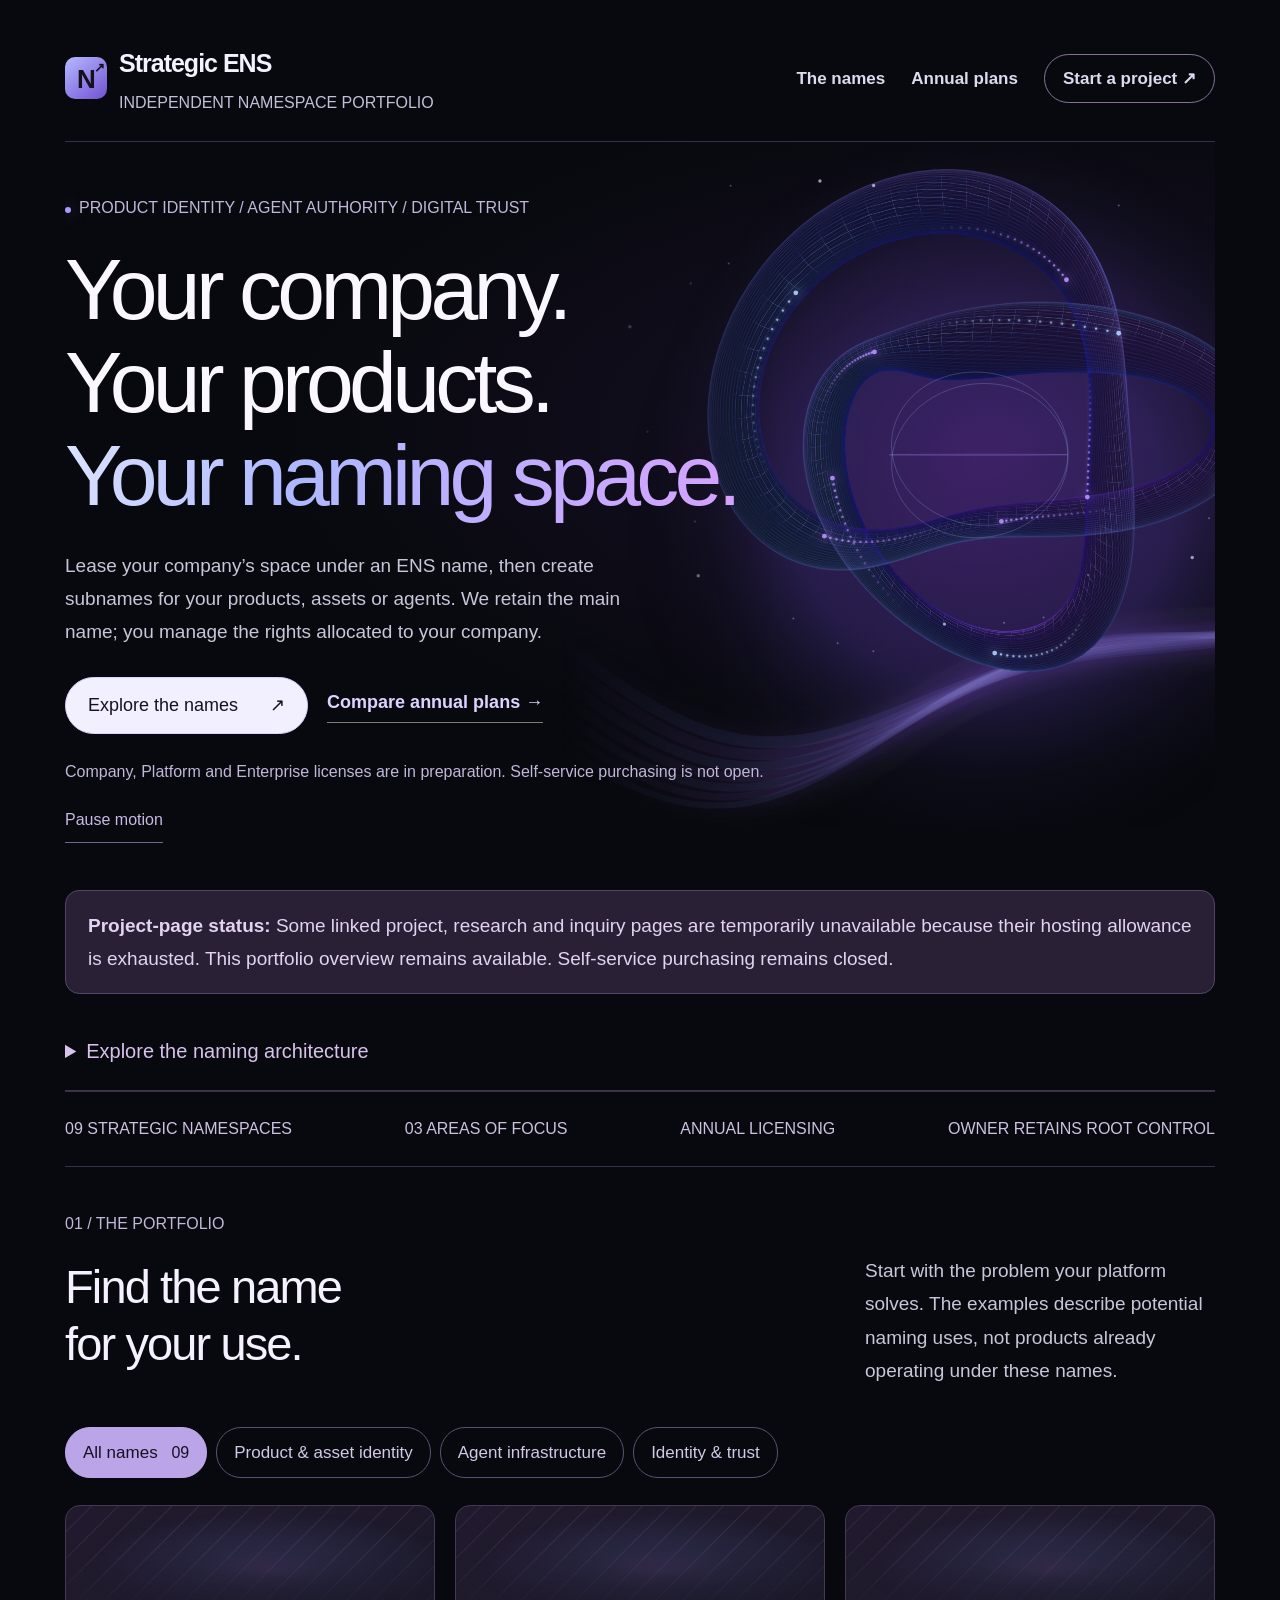
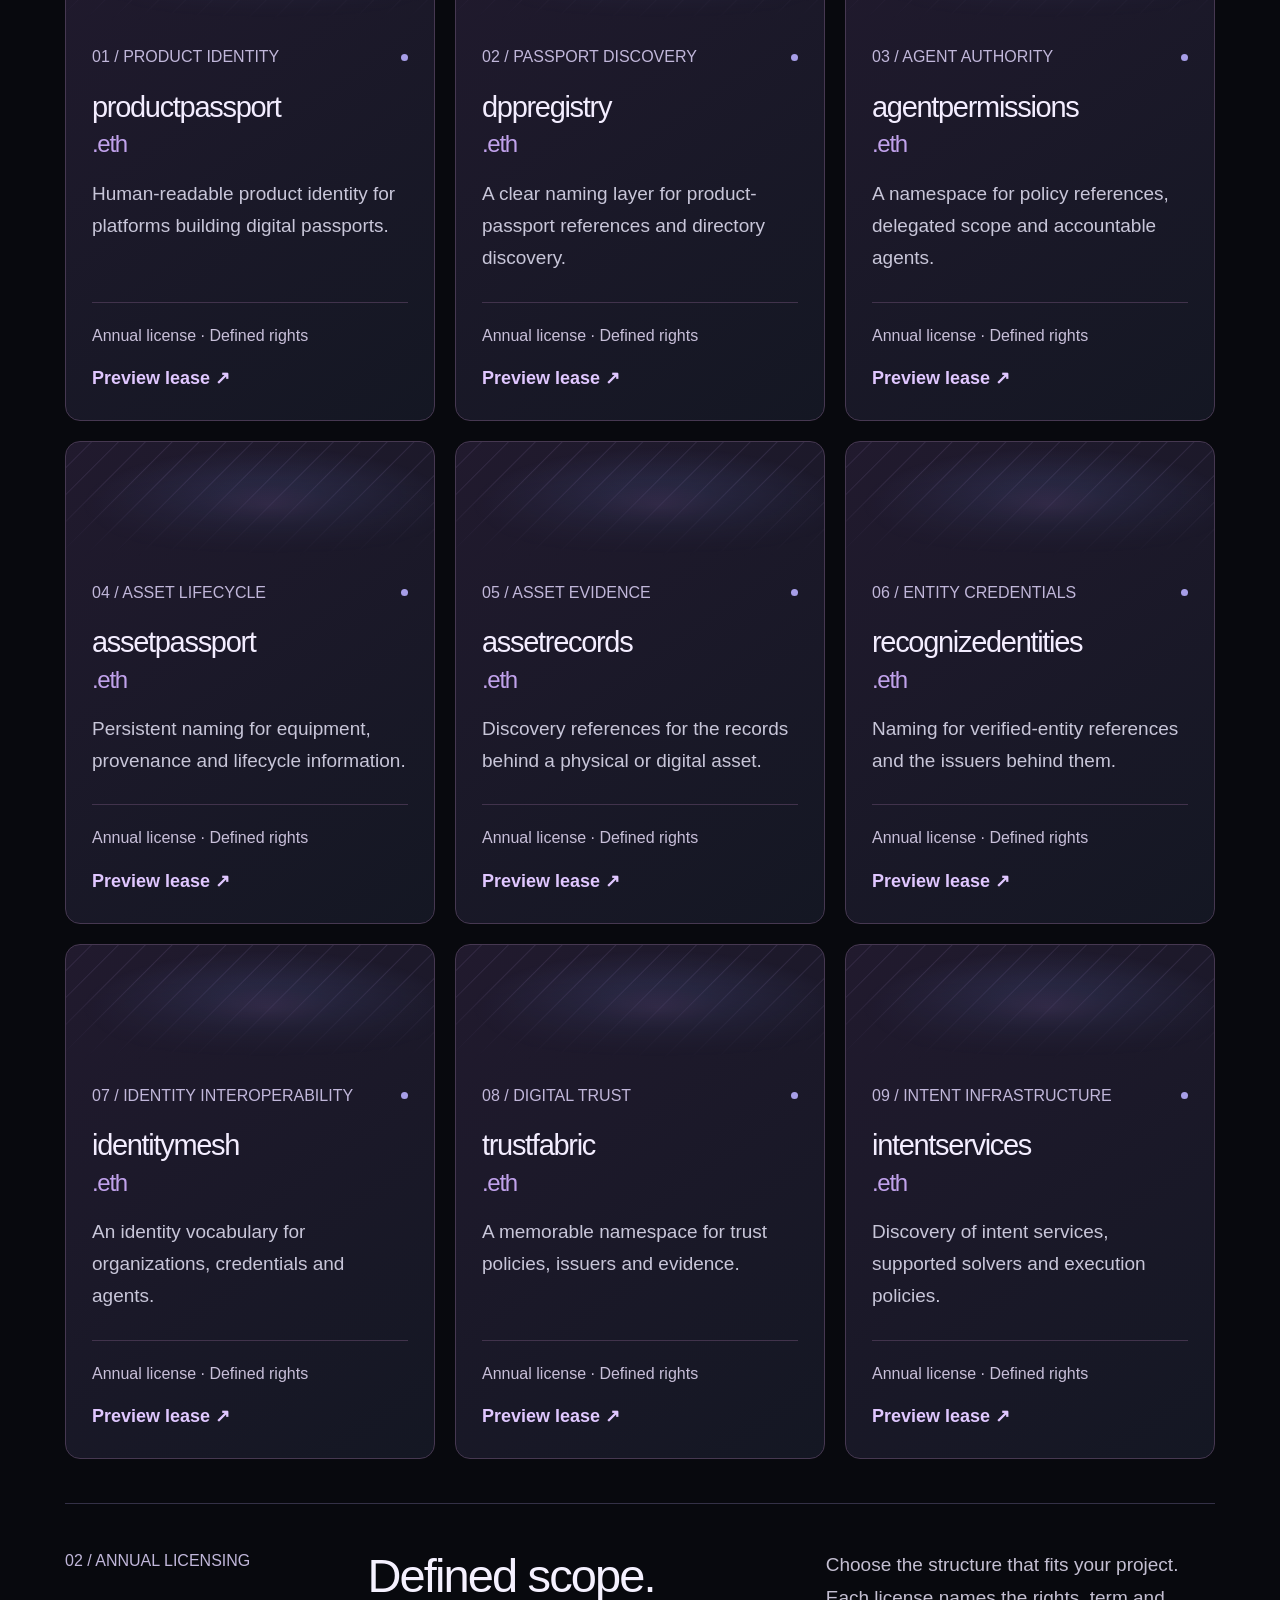
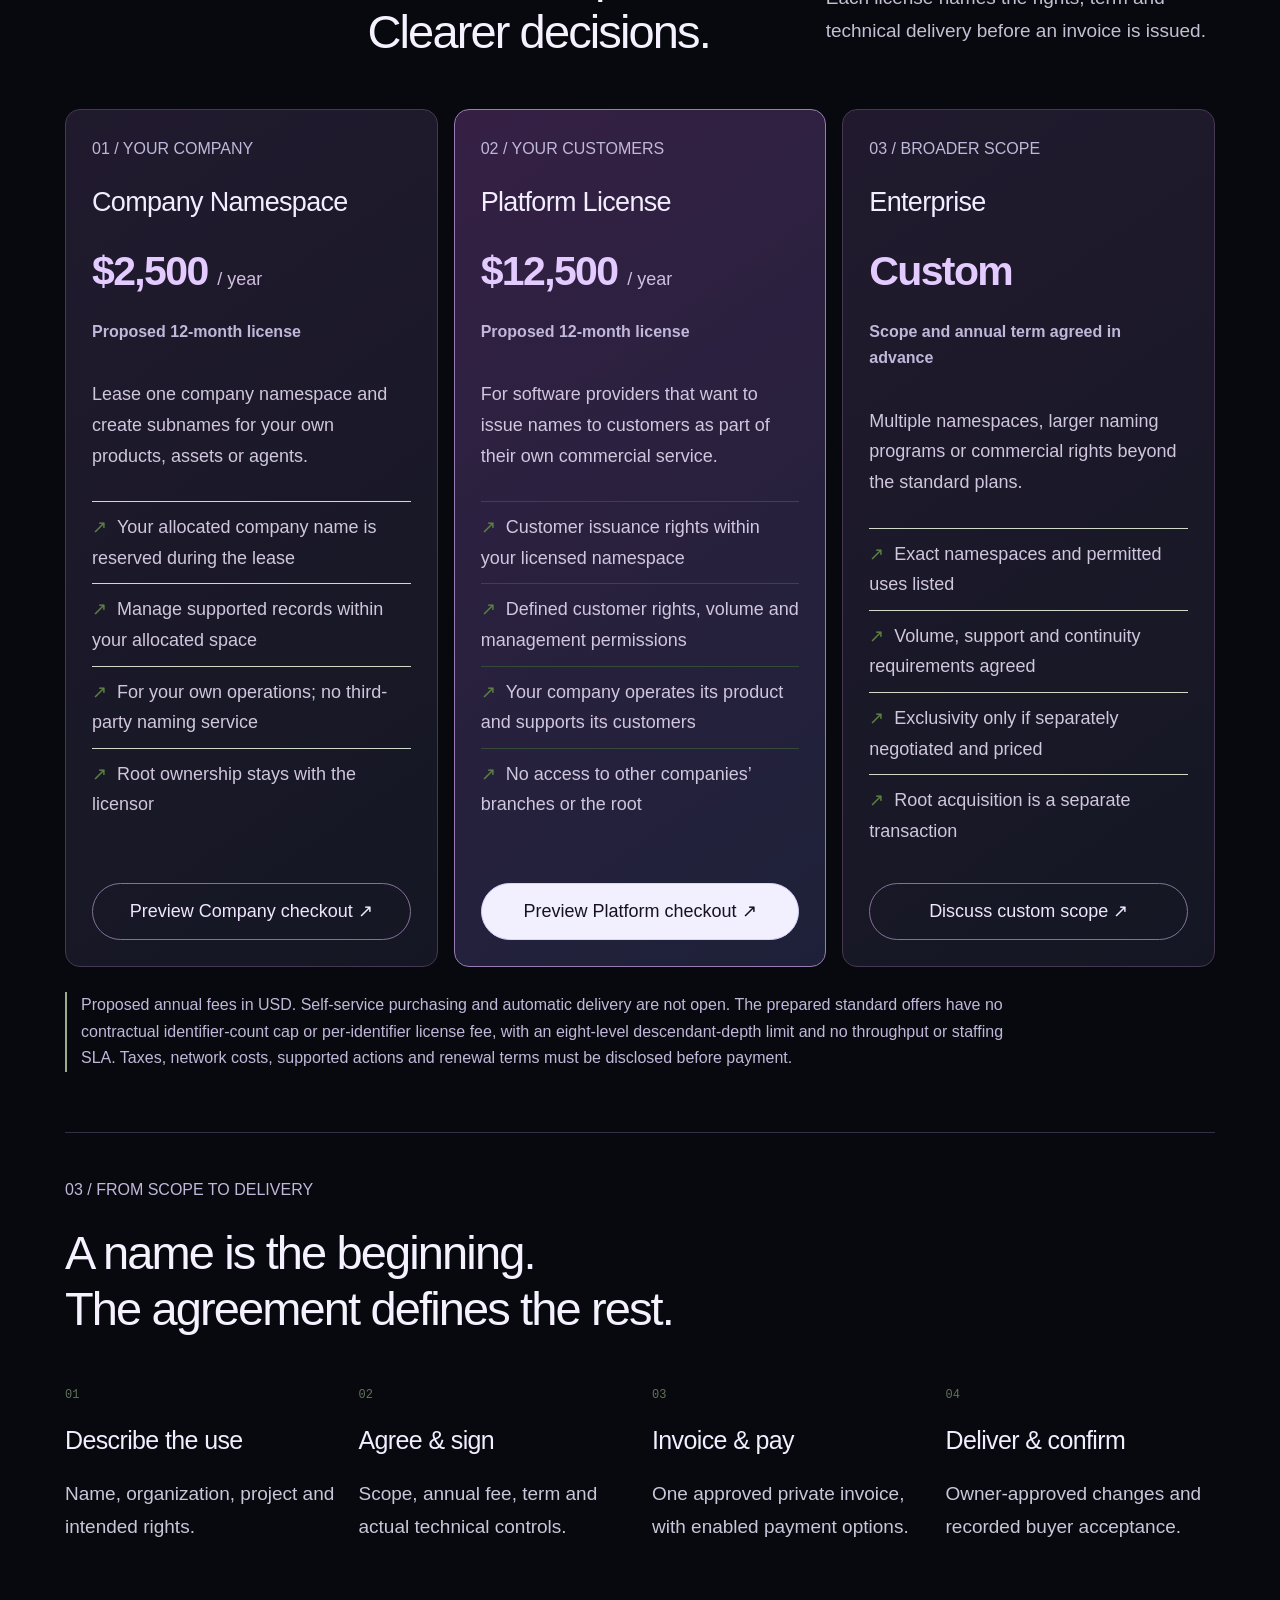
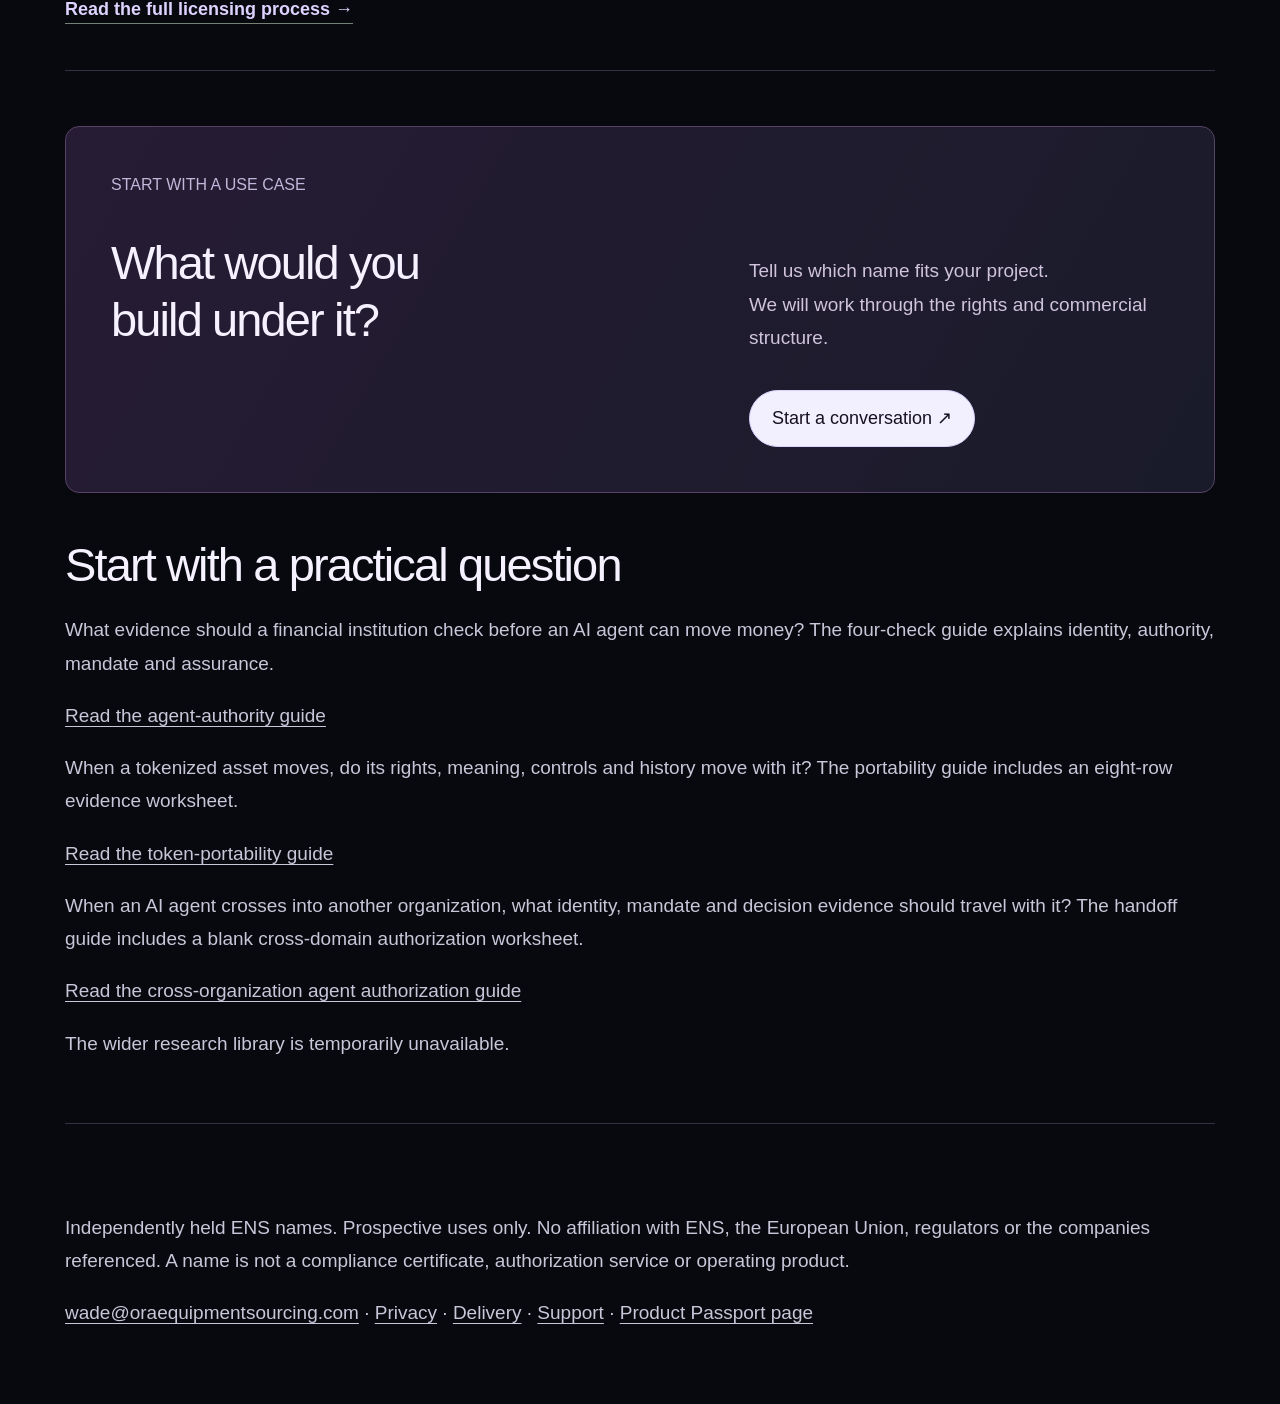
<file: index.html>
<!doctype html><html lang="en"><head><meta charset="utf-8"><meta name="viewport" content="width=device-width,initial-scale=1"><title>Strategic ENS Names | Licensing &amp; Partnerships</title><meta name="description" content="Nine independently held ENS namespaces for product identity, agent authority and digital trust. Explore annual licensing plans, controlled subnames and acquisition discussions."><link rel="canonical" href="https://reactance0083.github.io/strategic-ens/"><meta property="og:title" content="Strategic ENS Names | Licensing &amp; Partnerships"><meta property="og:description" content="Nine independently held ENS namespaces for product identity, agent authority and digital trust. Explore annual licensing plans, controlled subnames and acquisition discussions."><meta property="og:url" content="https://reactance0083.github.io/strategic-ens/"><meta property="og:type" content="website"><meta property="og:image" content="https://reactance0083.github.io/strategic-ens/assets/portfolio-social.png"><meta name="twitter:card" content="summary_large_image"><link rel="icon" href="https://reactance0083.github.io/strategic-ens/assets/favicon.svg"><link rel="stylesheet" href="https://reactance0083.github.io/strategic-ens/commercial.css"><link rel="stylesheet" href="https://reactance0083.github.io/strategic-ens/cinematic.css"><meta name="ens-analytics" content="enabled" data-page="portfolio"></head><body id="ens-site" class="studio cinematic"><a class="skip" href="#main">Skip to content</a><div class="shell"><header class="studio-header"><a class="brand" href="https://reactance0083.github.io/strategic-ens/"><span class="brand-glyph" aria-hidden="true">N<span>↗</span></span><span>Strategic ENS<small>Independent namespace portfolio</small></span></a><nav aria-label="Portfolio navigation"><a href="https://reactance0083.github.io/strategic-ens/#names">The names</a><a href="https://reactance0083.github.io/strategic-ens/licensing/#plans">Annual plans</a><a class="nav-action" href="https://productpassport-eth.netlify.app/inquire/">Start a project ↗</a></nav></header><main id="main"><section class="studio-hero cinematic-hero"><div class="cinematic-copy"><p class="eyebrow"><span class="signal" aria-hidden="true"></span>Product identity / Agent authority / Digital trust</p><h1>Your company.<br>Your products.<br><em>Your naming space.</em></h1><p class="lead">Lease your company’s space under an ENS name, then create subnames for your products, assets or agents. We retain the main name; you manage the rights allocated to your company.</p><div class="actions"><a class="button" href="#names">Explore the names <span aria-hidden="true">↗</span></a><a class="text-link" href="https://reactance0083.github.io/strategic-ens/licensing/#plans">Compare annual plans →</a></div><p class="hero-caption">Company, Platform and Enterprise licenses are in preparation. Self-service purchasing is not open.</p><button id="cinematic-motion" type="button" class="cinematic-motion" aria-pressed="false">Pause motion</button></div><div class="cinematic-art" aria-hidden="true"><canvas id="cin-sculpture"></canvas></div></section><p class="notice" role="status"><strong>Project-page status:</strong> Some linked project, research and inquiry pages are temporarily unavailable because their hosting allowance is exhausted. This portfolio overview remains available. Self-service purchasing remains closed.</p><details class="architecture-details"><summary>Explore the naming architecture</summary><div class="namespace-map" role="img" aria-label="Illustrative namespace tree. A hypothetical company subname under productpassport.eth can point to that company's product data. This is not an operating registry."><div class="map-top"><span>ENS / Namespace anatomy</span><span>Illustrative only</span></div><div class="map-root"><span>01 / Independent root</span><strong>productpassport<span>.eth</span></strong></div><div class="map-line"></div><div class="map-child"><span>02 / Defined project rights</span><strong>yourcompany<span>.productpassport.eth</span></strong></div><div class="map-line"></div><div class="map-endpoints"><span>Product records</span><span>Your platform</span><span>Policy references</span></div><p>Your naming layer. Your existing systems.<br>No compliance or software service included.</p><span class="map-coordinate" aria-hidden="true">01 : 09</span></div></details><div class="portfolio-strip"><span>09 strategic namespaces</span><span>03 areas of focus</span><span>Annual licensing</span><span>Owner retains root control</span></div><section class="section library-section" id="names"><div class="library-heading"><div><p class="eyebrow">01 / The portfolio</p><h2>Find the name<br>for your use.</h2></div><p>Start with the problem your platform solves. The examples describe potential naming uses, not products already operating under these names.</p></div><div class="filters" aria-label="Filter namespaces"><button type="button" aria-pressed="true" data-filter="all">All names <span>09</span></button><button type="button" aria-pressed="false" data-filter="product">Product & asset identity</button><button type="button" aria-pressed="false" data-filter="agent">Agent infrastructure</button><button type="button" aria-pressed="false" data-filter="trust">Identity & trust</button></div><p class="sr-only" id="filter-status" role="status" aria-live="polite">Showing all nine namespaces.</p><div class="name-library"><article class="name-card" data-category="product"><div class="name-card-meta"><span>01 / Product identity</span><span class="family-dot product" aria-hidden="true"></span></div><h3><a href="https://productpassport-eth.netlify.app/">productpassport<span>.eth</span></a></h3><p>Human-readable product identity for platforms building digital passports.</p><div class="name-card-bottom"><span>Annual license · Defined rights</span><a aria-label="Discuss productpassport.eth licensing" href="https://productpassport-eth.netlify.app/lease-checkout/?root=productpassport.eth">Preview lease ↗</a></div></article><article class="name-card" data-category="product"><div class="name-card-meta"><span>02 / Passport discovery</span><span class="family-dot product" aria-hidden="true"></span></div><h3><a href="https://dppregistry-eth.netlify.app/">dppregistry<span>.eth</span></a></h3><p>A clear naming layer for product-passport references and directory discovery.</p><div class="name-card-bottom"><span>Annual license · Defined rights</span><a aria-label="Discuss dppregistry.eth licensing" href="https://productpassport-eth.netlify.app/lease-checkout/?root=dppregistry.eth">Preview lease ↗</a></div></article><article class="name-card" data-category="agent"><div class="name-card-meta"><span>03 / Agent authority</span><span class="family-dot agent" aria-hidden="true"></span></div><h3><a href="https://agentpermissions-eth.netlify.app/">agentpermissions<span>.eth</span></a></h3><p>A namespace for policy references, delegated scope and accountable agents.</p><div class="name-card-bottom"><span>Annual license · Defined rights</span><a aria-label="Discuss agentpermissions.eth licensing" href="https://productpassport-eth.netlify.app/lease-checkout/?root=agentpermissions.eth">Preview lease ↗</a></div></article><article class="name-card" data-category="product"><div class="name-card-meta"><span>04 / Asset lifecycle</span><span class="family-dot product" aria-hidden="true"></span></div><h3><a href="https://assetpassport-eth.netlify.app/">assetpassport<span>.eth</span></a></h3><p>Persistent naming for equipment, provenance and lifecycle information.</p><div class="name-card-bottom"><span>Annual license · Defined rights</span><a aria-label="Discuss assetpassport.eth licensing" href="https://productpassport-eth.netlify.app/lease-checkout/?root=assetpassport.eth">Preview lease ↗</a></div></article><article class="name-card" data-category="product"><div class="name-card-meta"><span>05 / Asset evidence</span><span class="family-dot product" aria-hidden="true"></span></div><h3><a href="https://assetrecords-eth.netlify.app/">assetrecords<span>.eth</span></a></h3><p>Discovery references for the records behind a physical or digital asset.</p><div class="name-card-bottom"><span>Annual license · Defined rights</span><a aria-label="Discuss assetrecords.eth licensing" href="https://productpassport-eth.netlify.app/lease-checkout/?root=assetrecords.eth">Preview lease ↗</a></div></article><article class="name-card" data-category="trust"><div class="name-card-meta"><span>06 / Entity credentials</span><span class="family-dot trust" aria-hidden="true"></span></div><h3><a href="https://recognizedentities-eth.netlify.app/">recognizedentities<span>.eth</span></a></h3><p>Naming for verified-entity references and the issuers behind them.</p><div class="name-card-bottom"><span>Annual license · Defined rights</span><a aria-label="Discuss recognizedentities.eth licensing" href="https://productpassport-eth.netlify.app/lease-checkout/?root=recognizedentities.eth">Preview lease ↗</a></div></article><article class="name-card" data-category="trust"><div class="name-card-meta"><span>07 / Identity interoperability</span><span class="family-dot trust" aria-hidden="true"></span></div><h3><a href="https://identitymesh-eth.netlify.app/">identitymesh<span>.eth</span></a></h3><p>An identity vocabulary for organizations, credentials and agents.</p><div class="name-card-bottom"><span>Annual license · Defined rights</span><a aria-label="Discuss identitymesh.eth licensing" href="https://productpassport-eth.netlify.app/lease-checkout/?root=identitymesh.eth">Preview lease ↗</a></div></article><article class="name-card" data-category="trust"><div class="name-card-meta"><span>08 / Digital trust</span><span class="family-dot trust" aria-hidden="true"></span></div><h3><a href="https://trustfabric-eth.netlify.app/">trustfabric<span>.eth</span></a></h3><p>A memorable namespace for trust policies, issuers and evidence.</p><div class="name-card-bottom"><span>Annual license · Defined rights</span><a aria-label="Discuss trustfabric.eth licensing" href="https://productpassport-eth.netlify.app/lease-checkout/?root=trustfabric.eth">Preview lease ↗</a></div></article><article class="name-card" data-category="agent"><div class="name-card-meta"><span>09 / Intent infrastructure</span><span class="family-dot agent" aria-hidden="true"></span></div><h3><a href="https://intentservices-eth.netlify.app/">intentservices<span>.eth</span></a></h3><p>Discovery of intent services, supported solvers and execution policies.</p><div class="name-card-bottom"><span>Annual license · Defined rights</span><a aria-label="Discuss intentservices.eth licensing" href="https://productpassport-eth.netlify.app/lease-checkout/?root=intentservices.eth">Preview lease ↗</a></div></article></div></section><section class="section plan-section" id="plans"><div class="section-intro"><p class="eyebrow">02 / Annual licensing</p><h2>Defined scope.<br>Clearer decisions.</h2><p>Choose the structure that fits your project. Each license names the rights, term and technical delivery before an invoice is issued.</p></div><div class="plan-grid"><article class="plan-card"><p class="eyebrow">01 / Your company</p><h3>Company Namespace</h3><p class="plan-price">$2,500 <span>/ year</span></p><p class="plan-term">Proposed 12-month license</p><p>Lease one company namespace and create subnames for your own products, assets or agents.</p><ul><li>Your allocated company name is reserved during the lease</li><li>Manage supported records within your allocated space</li><li>For your own operations; no third-party naming service</li><li>Root ownership stays with the licensor</li></ul><a class="button secondary" href="https://productpassport-eth.netlify.app/lease-checkout/?plan=company">Preview Company checkout ↗</a></article><article class="plan-card featured-plan"><p class="eyebrow">02 / Your customers</p><h3>Platform License</h3><p class="plan-price">$12,500 <span>/ year</span></p><p class="plan-term">Proposed 12-month license</p><p>For software providers that want to issue names to customers as part of their own commercial service.</p><ul><li>Customer issuance rights within your licensed namespace</li><li>Defined customer rights, volume and management permissions</li><li>Your company operates its product and supports its customers</li><li>No access to other companies’ branches or the root</li></ul><a class="button" href="https://productpassport-eth.netlify.app/lease-checkout/?plan=platform">Preview Platform checkout ↗</a></article><article class="plan-card"><p class="eyebrow">03 / Broader scope</p><h3>Enterprise</h3><p class="plan-price">Custom</p><p class="plan-term">Scope and annual term agreed in advance</p><p>Multiple namespaces, larger naming programs or commercial rights beyond the standard plans.</p><ul><li>Exact namespaces and permitted uses listed</li><li>Volume, support and continuity requirements agreed</li><li>Exclusivity only if separately negotiated and priced</li><li>Root acquisition is a separate transaction</li></ul><a class="button secondary" href="https://productpassport-eth.netlify.app/inquire/?plan=Enterprise">Discuss custom scope ↗</a></article></div><p class="plan-status">Proposed annual fees in USD. Self-service purchasing and automatic delivery are not open. The prepared standard offers have no contractual identifier-count cap or per-identifier license fee, with an eight-level descendant-depth limit and no throughput or staffing SLA. Taxes, network costs, supported actions and renewal terms must be disclosed before payment.</p></section><section class="section ownership-section"><p class="eyebrow">03 / From scope to delivery</p><h2>A name is the beginning.<br>The agreement defines the rest.</h2><div class="journey"><div><span>01</span><h3>Describe the use</h3><p>Name, organization, project and intended rights.</p></div><div><span>02</span><h3>Agree & sign</h3><p>Scope, annual fee, term and actual technical controls.</p></div><div><span>03</span><h3>Invoice & pay</h3><p>One approved private invoice, with enabled payment options.</p></div><div><span>04</span><h3>Deliver & confirm</h3><p>Owner-approved changes and recorded buyer acceptance.</p></div></div><a class="text-link" href="https://reactance0083.github.io/strategic-ens/licensing/">Read the full licensing process →</a></section><section class="studio-contact"><p class="eyebrow">Start with a use case</p><h2>What would you<br>build under it?</h2><div><p>Tell us which name fits your project.<br>We will work through the rights and commercial structure.</p><a class="button" href="https://productpassport-eth.netlify.app/inquire/">Start a conversation ↗</a></div></section><section id="research-library" class="section" aria-labelledby="research-library-title"><h2 id="research-library-title">Start with a practical question</h2><p>What evidence should a financial institution check before an AI agent can move money? The four-check guide explains identity, authority, mandate and assurance.</p><p><a href="https://reactance0083.github.io/strategic-ens/learn/agent-authority/">Read the agent-authority guide</a></p><p>When a tokenized asset moves, do its rights, meaning, controls and history move with it? The portability guide includes an eight-row evidence worksheet.</p><p><a href="https://reactance0083.github.io/strategic-ens/learn/token-portability/">Read the token-portability guide</a></p><p>When an AI agent crosses into another organization, what identity, mandate and decision evidence should travel with it? The handoff guide includes a blank cross-domain authorization worksheet.</p><p><a href="https://reactance0083.github.io/strategic-ens/learn/cross-domain-agent-authorization/">Read the cross-organization agent authorization guide</a></p><p>The wider research library is temporarily unavailable.</p></section></main><footer><p>Independently held ENS names. Prospective uses only. No affiliation with ENS, the European Union, regulators or the companies referenced. A name is not a compliance certificate, authorization service or operating product.</p><p><a href="mailto:wade@oraequipmentsourcing.com">wade@oraequipmentsourcing.com</a> · <a href="https://productpassport-eth.netlify.app/privacy/">Privacy</a> · <a href="https://productpassport-eth.netlify.app/delivery/">Delivery</a> · <a href="https://productpassport-eth.netlify.app/support/">Support</a> · <a href="https://productpassport-eth.netlify.app/">Product Passport page</a></p></footer></div><script src="https://reactance0083.github.io/strategic-ens/portfolio.js" defer></script><script src="https://reactance0083.github.io/strategic-ens/cinematic.js" defer></script><script src="https://reactance0083.github.io/strategic-ens/analytics.js" defer></script></body></html>
</file>
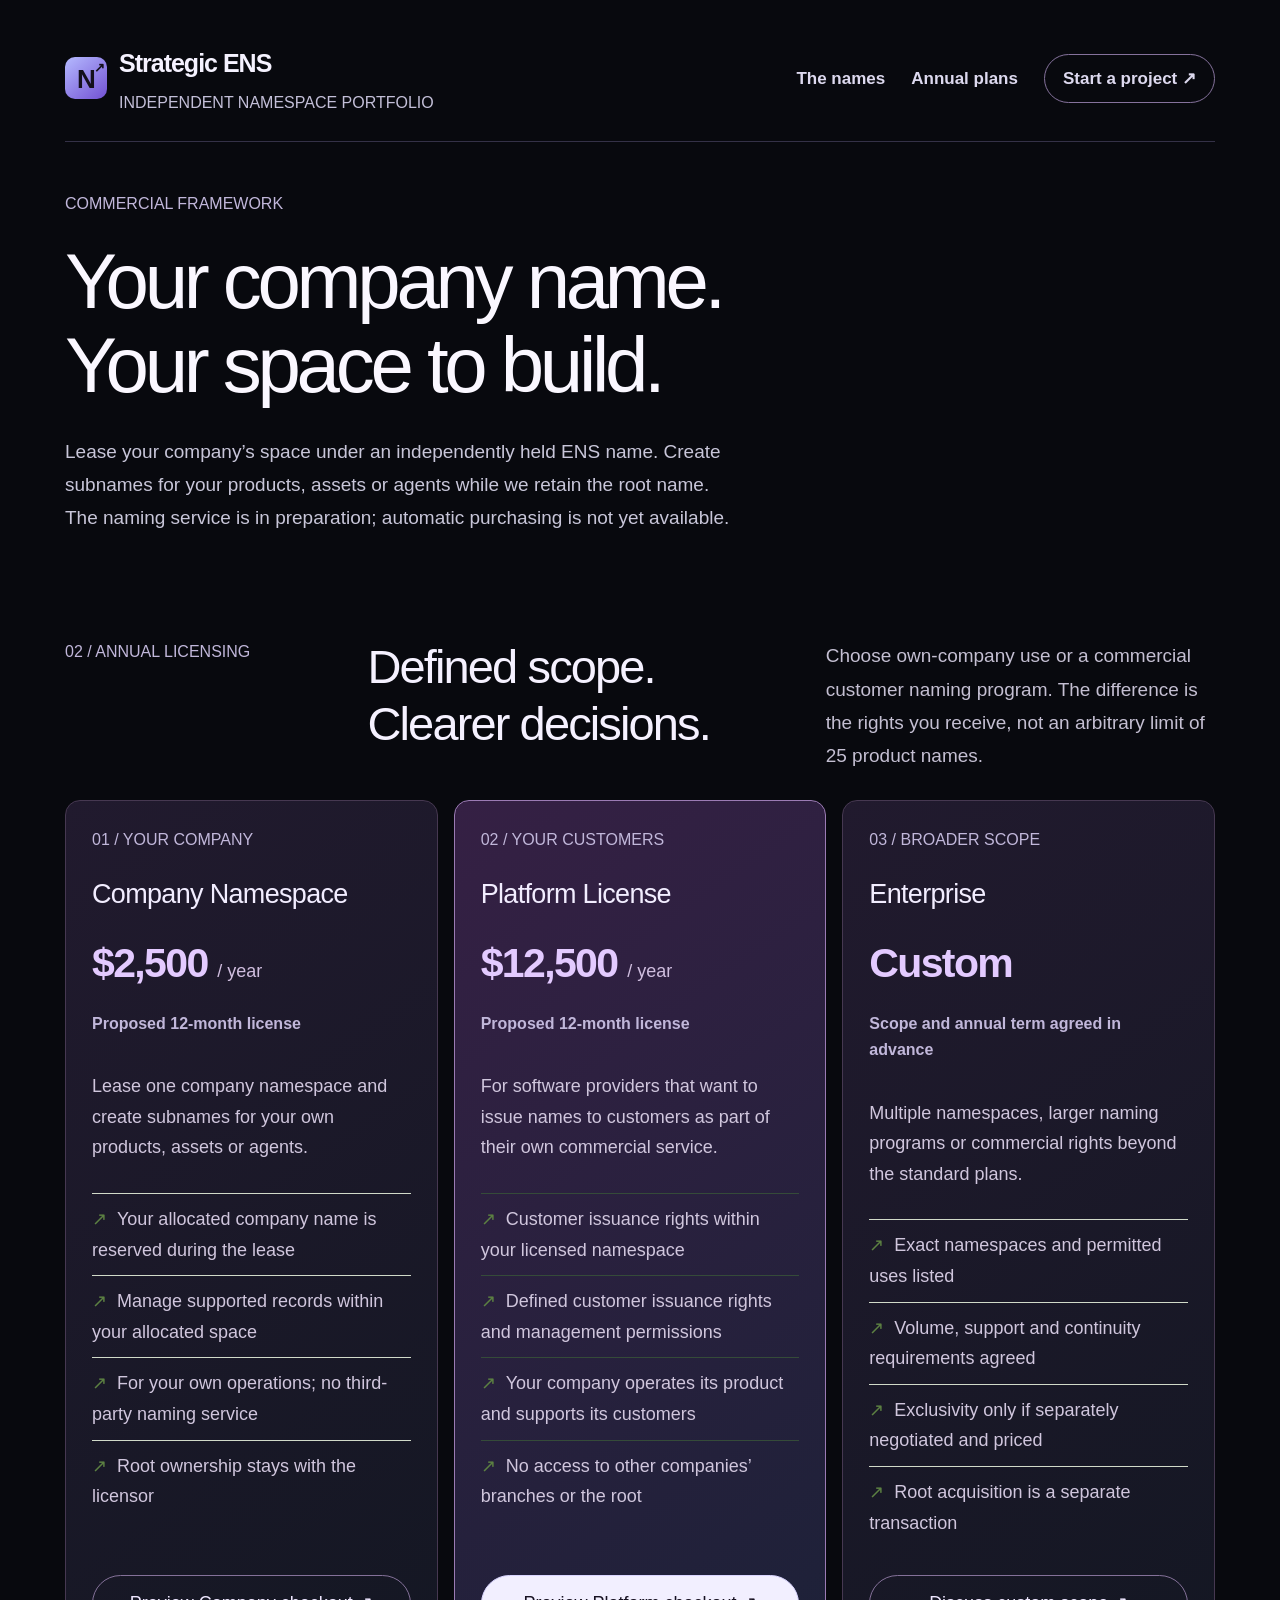
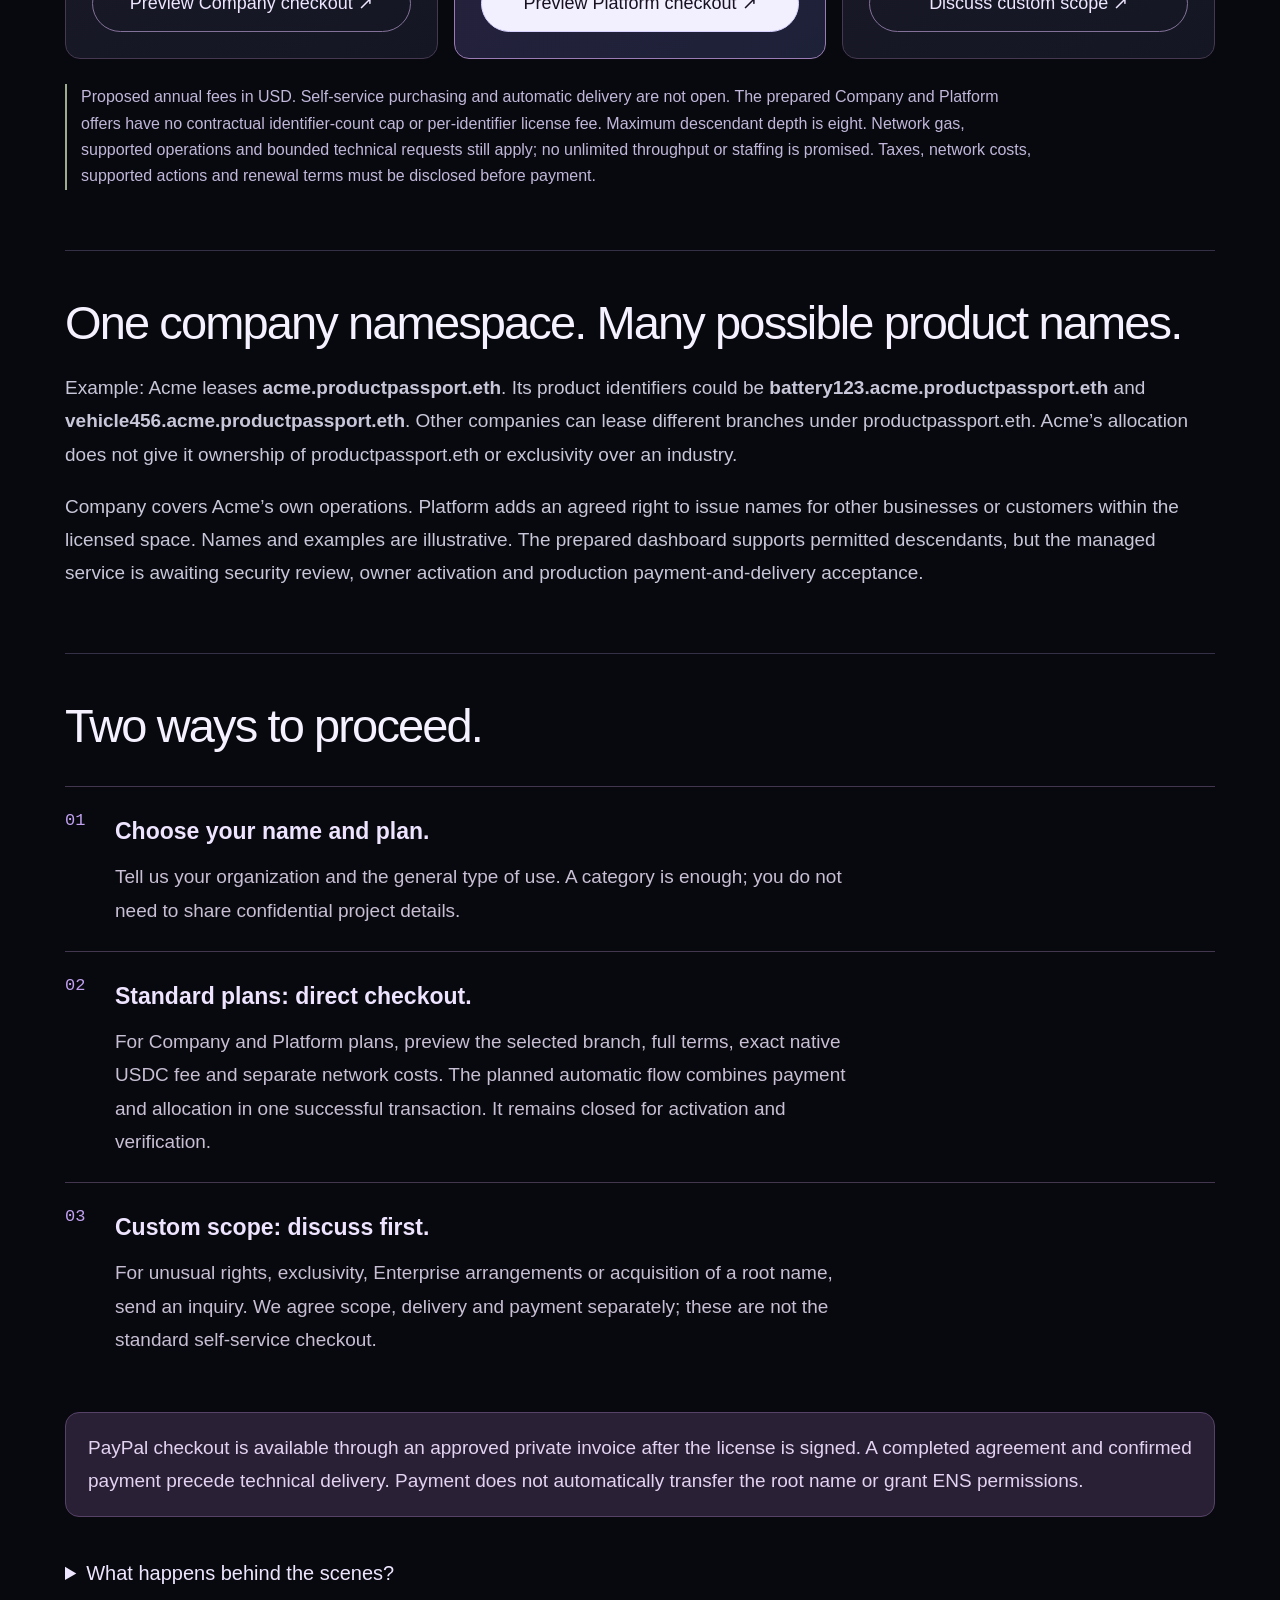
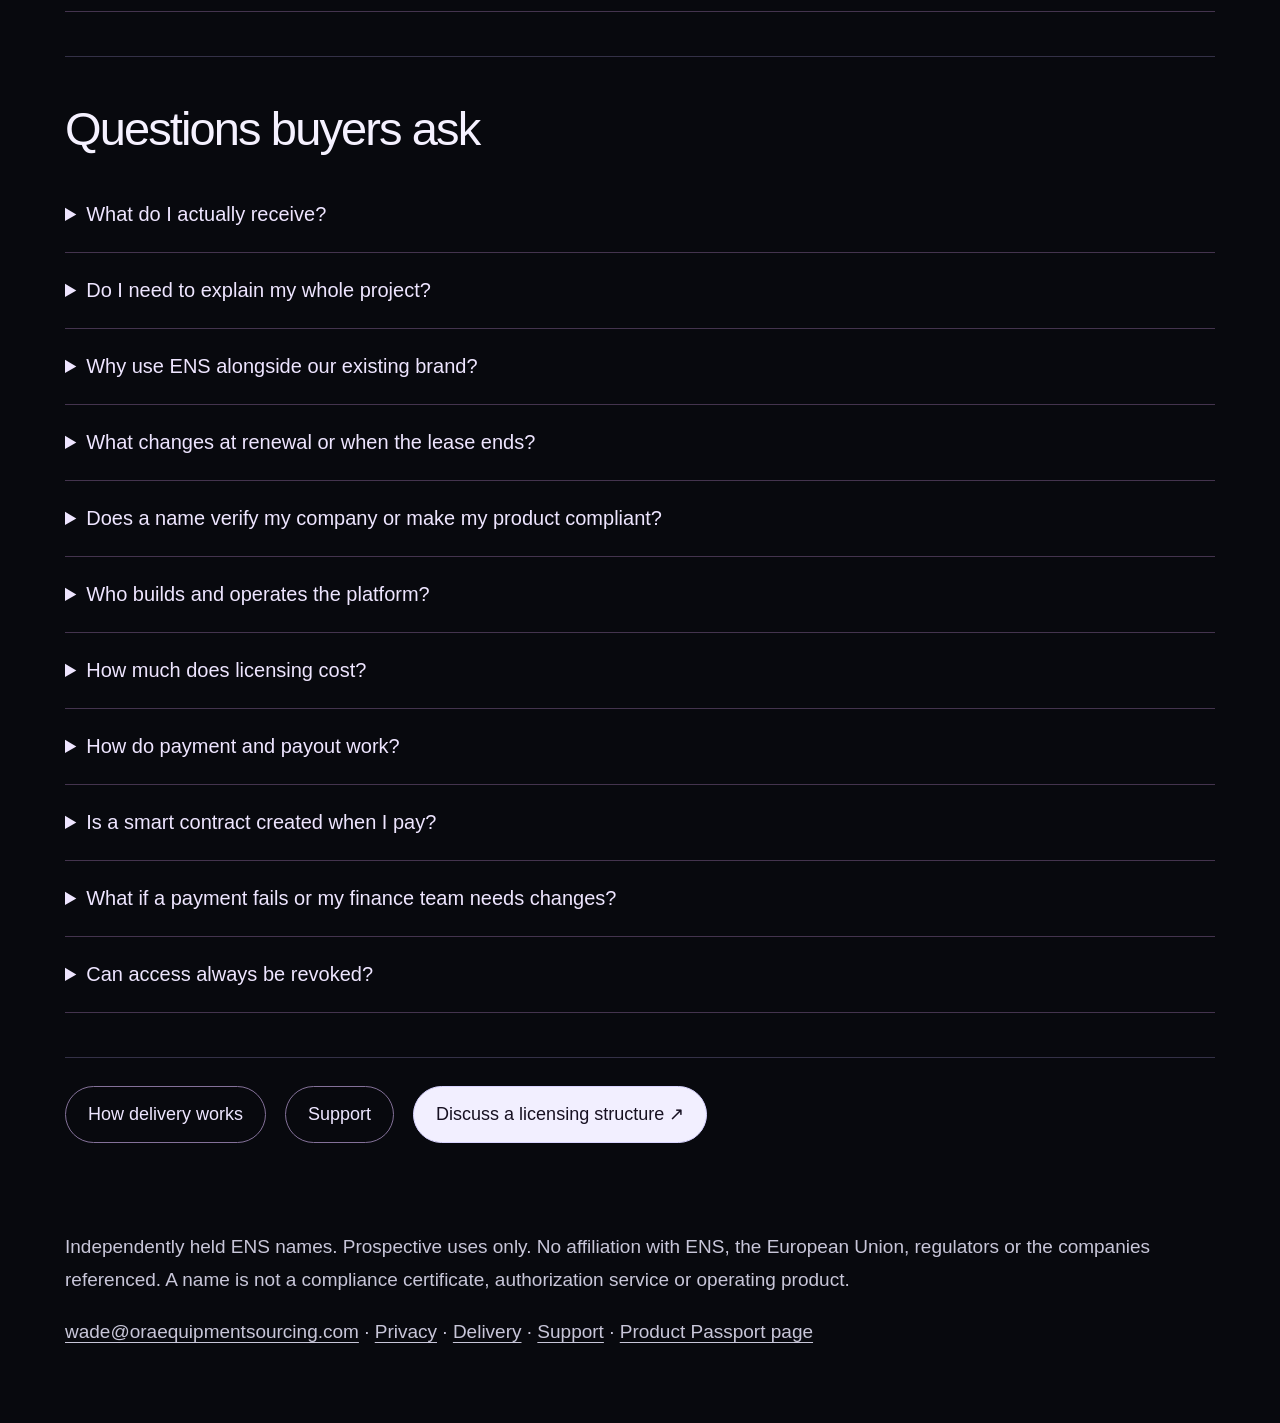
<file: licensing/index.html>
<!doctype html><html lang="en"><head><meta charset="utf-8"><meta name="viewport" content="width=device-width,initial-scale=1"><title>Licensing an ENS Namespace | Strategic ENS Names</title><meta name="description" content="Lease a company namespace, understand product subnames and compare Company, Platform and Enterprise licensing."><link rel="canonical" href="https://reactance0083.github.io/strategic-ens/licensing/"><meta property="og:title" content="Licensing an ENS Namespace | Strategic ENS Names"><meta property="og:description" content="Lease a company namespace, understand product subnames and compare Company, Platform and Enterprise licensing."><meta property="og:url" content="https://reactance0083.github.io/strategic-ens/licensing/"><meta property="og:type" content="website"><meta property="og:image" content="https://reactance0083.github.io/strategic-ens/assets/portfolio-social.png"><meta name="twitter:card" content="summary_large_image"><link rel="icon" href="https://reactance0083.github.io/strategic-ens/assets/favicon.svg"><link rel="stylesheet" href="https://reactance0083.github.io/strategic-ens/commercial.css"><link rel="stylesheet" href="https://reactance0083.github.io/strategic-ens/cinematic.css"><meta name="ens-analytics" content="enabled" data-page="licensing"></head><body id="ens-site" class="studio cinematic"><a class="skip" href="#main">Skip to content</a><div class="shell"><header class="studio-header"><a class="brand" href="https://reactance0083.github.io/strategic-ens/"><span class="brand-glyph" aria-hidden="true">N<span>↗</span></span><span>Strategic ENS<small>Independent namespace portfolio</small></span></a><nav aria-label="Portfolio navigation"><a href="https://reactance0083.github.io/strategic-ens/#names">The names</a><a href="https://reactance0083.github.io/strategic-ens/licensing/#plans">Annual plans</a><a class="nav-action" href="https://productpassport-eth.netlify.app/inquire/">Start a project ↗</a></nav></header><main id="main"><section class="hero"><p class="eyebrow">Commercial framework</p><h1>Your company name.<br>Your space to build.</h1><p class="lead">Lease your company’s space under an independently held ENS name. Create subnames for your products, assets or agents while we retain the root name. The naming service is in preparation; automatic purchasing is not yet available.</p></section><section class="section plan-section" id="plans"><div class="section-intro"><p class="eyebrow">02 / Annual licensing</p><h2>Defined scope.<br>Clearer decisions.</h2><p>Choose own-company use or a commercial customer naming program. The difference is the rights you receive, not an arbitrary limit of 25 product names.</p></div><div class="plan-grid"><article class="plan-card"><p class="eyebrow">01 / Your company</p><h3>Company Namespace</h3><p class="plan-price">$2,500 <span>/ year</span></p><p class="plan-term">Proposed 12-month license</p><p>Lease one company namespace and create subnames for your own products, assets or agents.</p><ul><li>Your allocated company name is reserved during the lease</li><li>Manage supported records within your allocated space</li><li>For your own operations; no third-party naming service</li><li>Root ownership stays with the licensor</li></ul><a class="button secondary" href="https://productpassport-eth.netlify.app/lease-checkout/?plan=company">Preview Company checkout ↗</a></article><article class="plan-card featured-plan"><p class="eyebrow">02 / Your customers</p><h3>Platform License</h3><p class="plan-price">$12,500 <span>/ year</span></p><p class="plan-term">Proposed 12-month license</p><p>For software providers that want to issue names to customers as part of their own commercial service.</p><ul><li>Customer issuance rights within your licensed namespace</li><li>Defined customer issuance rights and management permissions</li><li>Your company operates its product and supports its customers</li><li>No access to other companies’ branches or the root</li></ul><a class="button" href="https://productpassport-eth.netlify.app/lease-checkout/?plan=platform">Preview Platform checkout ↗</a></article><article class="plan-card"><p class="eyebrow">03 / Broader scope</p><h3>Enterprise</h3><p class="plan-price">Custom</p><p class="plan-term">Scope and annual term agreed in advance</p><p>Multiple namespaces, larger naming programs or commercial rights beyond the standard plans.</p><ul><li>Exact namespaces and permitted uses listed</li><li>Volume, support and continuity requirements agreed</li><li>Exclusivity only if separately negotiated and priced</li><li>Root acquisition is a separate transaction</li></ul><a class="button secondary" href="https://productpassport-eth.netlify.app/inquire/?plan=Enterprise">Discuss custom scope ↗</a></article></div><p class="plan-status">Proposed annual fees in USD. Self-service purchasing and automatic delivery are not open. The prepared Company and Platform offers have no contractual identifier-count cap or per-identifier license fee. Maximum descendant depth is eight. Network gas, supported operations and bounded technical requests still apply; no unlimited throughput or staffing is promised. Taxes, network costs, supported actions and renewal terms must be disclosed before payment.</p></section><section class="section"><h2>One company namespace. Many possible product names.</h2><p>Example: Acme leases <strong>acme.productpassport.eth</strong>. Its product identifiers could be <strong>battery123.acme.productpassport.eth</strong> and <strong>vehicle456.acme.productpassport.eth</strong>. Other companies can lease different branches under productpassport.eth. Acme’s allocation does not give it ownership of productpassport.eth or exclusivity over an industry.</p><p>Company covers Acme’s own operations. Platform adds an agreed right to issue names for other businesses or customers within the licensed space. Names and examples are illustrative. The prepared dashboard supports permitted descendants, but the managed service is awaiting security review, owner activation and production payment-and-delivery acceptance.</p></section><section class="section"><h2>Two ways to proceed.</h2><ol class="simple-process"><li><strong>Choose your name and plan.</strong><p>Tell us your organization and the general type of use. A category is enough; you do not need to share confidential project details.</p></li><li><strong>Standard plans: direct checkout.</strong><p>For Company and Platform plans, preview the selected branch, full terms, exact native USDC fee and separate network costs. The planned automatic flow combines payment and allocation in one successful transaction. It remains closed for activation and verification.</p></li><li><strong>Custom scope: discuss first.</strong><p>For unusual rights, exclusivity, Enterprise arrangements or acquisition of a root name, send an inquiry. We agree scope, delivery and payment separately; these are not the standard self-service checkout.</p></li></ol><p class="notice">PayPal checkout is available through an approved private invoice after the license is signed. A completed agreement and confirmed payment precede technical delivery. Payment does not automatically transfer the root name or grant ENS permissions.</p><details><summary>What happens behind the scenes?</summary><p>We check name control, registration expiry and signing authority; define the scope and actual technical controls; confirm billing and payment; obtain approval for any ENS changes; and record delivery and acceptance. These checks are handled as part of the agreed process.</p></details></section><section class="section"><h2>Questions buyers ask</h2><details><summary>What do I actually receive?</summary><p>A time-limited allocation such as acme.productpassport.eth, with the permitted child names, record editing and management actions specified before purchase. You retain your product data and software. You do not receive the root name, control of other branches, permanent rights or an operating product-passport or authorization service.</p></details><details><summary>Do I need to explain my whole project?</summary><p>No. We ask for your organization and a general use category so the license covers the right naming rights. Confidential plans, source code and trade secrets are not required. If you need unusual permissions or exclusivity, we discuss only the details relevant to that scope.</p></details><details><summary>Why use ENS alongside our existing brand?</summary><p>An ENS name may add a human-readable on-chain discovery layer for users or systems that already support ENS. It is optional. Your existing product identifiers, data hosting, compliance processes and brand can remain the foundation.</p></details><details><summary>What changes at renewal or when the lease ends?</summary><p>The agreement must specify renewal pricing or a pricing rule, notice periods, permitted suspension or termination grounds, any cure period, record export, migration and the treatment of existing child names. Annual fees do not imply permanent names or an automatic renewal debit. Do not rely on a yearly naming lease for long-lived product identifiers without an agreed continuity plan.</p></details><details><summary>Does a name verify my company or make my product compliant?</summary><p>No. A readable name can point to your records in compatible applications. Identity checks, product data, permissions and regulatory compliance remain the responsibility of the systems and organizations providing those services.</p></details><details><summary>Who builds and operates the platform?</summary><p>The operator, unless a separate services agreement says otherwise. Holding a name does not create product software, compliance capabilities or guaranteed compatibility.</p></details><details><summary>How much does licensing cost?</summary><p>The proposed annual fees are $2,500 for Company Namespace and $12,500 for Platform License. Enterprise receives a separate proposal. These are published asking prices, not established market valuations. The prepared offers have no contractual identifier-count cap or per-identifier license charge, with an eight-level descendant depth limit. Taxes and separate customer-paid network costs must be disclosed before payment. Enterprise amendments and current private agreements require their own explicit scope.</p></details><details><summary>How do payment and payout work?</summary><p>PayPal is connected for approved private invoices. Its secure payment page displays the options available to your account and invoice. Payments are received through the licensor’s PayPal business account. This website does not convert PayPal receipts into ETH or send them to an Ethereum wallet. The prepared automatic checkout instead combines native USDC payment and leased-name allocation in one transaction. It is not active yet. A direct transfer to the receiving wallet does not register a leased name. Fees and payment instructions are confirmed in your agreement.</p></details><details><summary>Is a smart contract created when I pay?</summary><p>Not for every purchase. The prepared managed service uses one controller per activated root and records each customer’s lease in it. The customer approves a combined native-USDC payment and allocation transaction, with a separate exact-amount token approval if needed, and pays its network gas. Actual delivery must be verified. A current private invoice grants only the rights and delivery process in its signed agreement. No automatic purchase service is open yet.</p></details><details><summary>What if a payment fails or my finance team needs changes?</summary><p>Contact the owner using the invoice reference. A pending bank payment is not a confirmed receipt. Corrected amounts or terms need a new approved invoice, and switching payment routes requires checking or cancelling the earlier request first. Refunds, disputes and delivery remedies follow the signed agreement and applicable provider process.</p></details><details><summary>Can access always be revoked?</summary><p>ENS rights vary by implementation. Some wrapper permissions and subname rights can become irreversible. A technical control plan must be approved before any permissions are granted; the agreement must match the rights actually available.</p></details></section><div class="actions"><a class="button secondary" href="https://productpassport-eth.netlify.app/delivery/">How delivery works</a><a class="button secondary" href="https://productpassport-eth.netlify.app/support/">Support</a><a class="button" href="https://productpassport-eth.netlify.app/inquire/">Discuss a licensing structure ↗</a></div></main><footer><p>Independently held ENS names. Prospective uses only. No affiliation with ENS, the European Union, regulators or the companies referenced. A name is not a compliance certificate, authorization service or operating product.</p><p><a href="mailto:wade@oraequipmentsourcing.com">wade@oraequipmentsourcing.com</a> · <a href="https://productpassport-eth.netlify.app/privacy/">Privacy</a> · <a href="https://productpassport-eth.netlify.app/delivery/">Delivery</a> · <a href="https://productpassport-eth.netlify.app/support/">Support</a> · <a href="https://productpassport-eth.netlify.app/">Product Passport page</a></p></footer></div><script src="https://reactance0083.github.io/strategic-ens/analytics.js" defer></script></body></html>
</file>
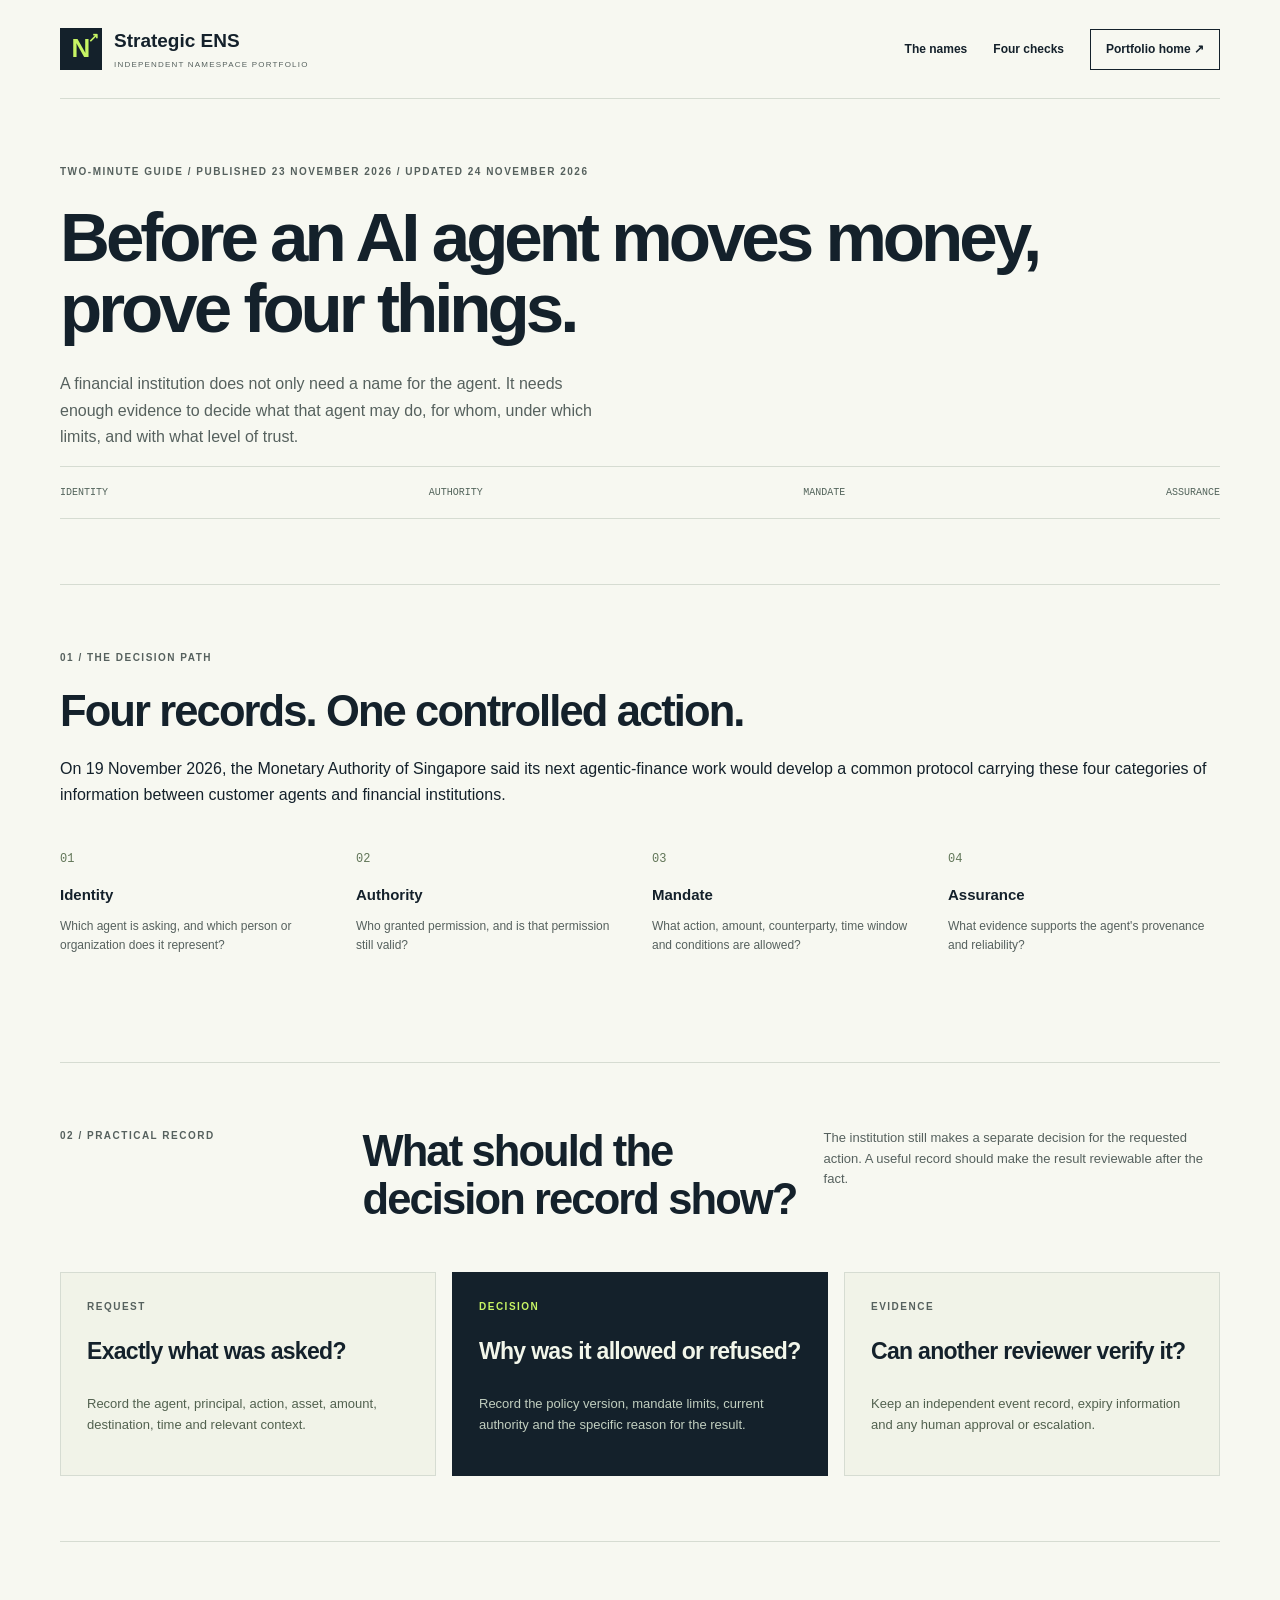
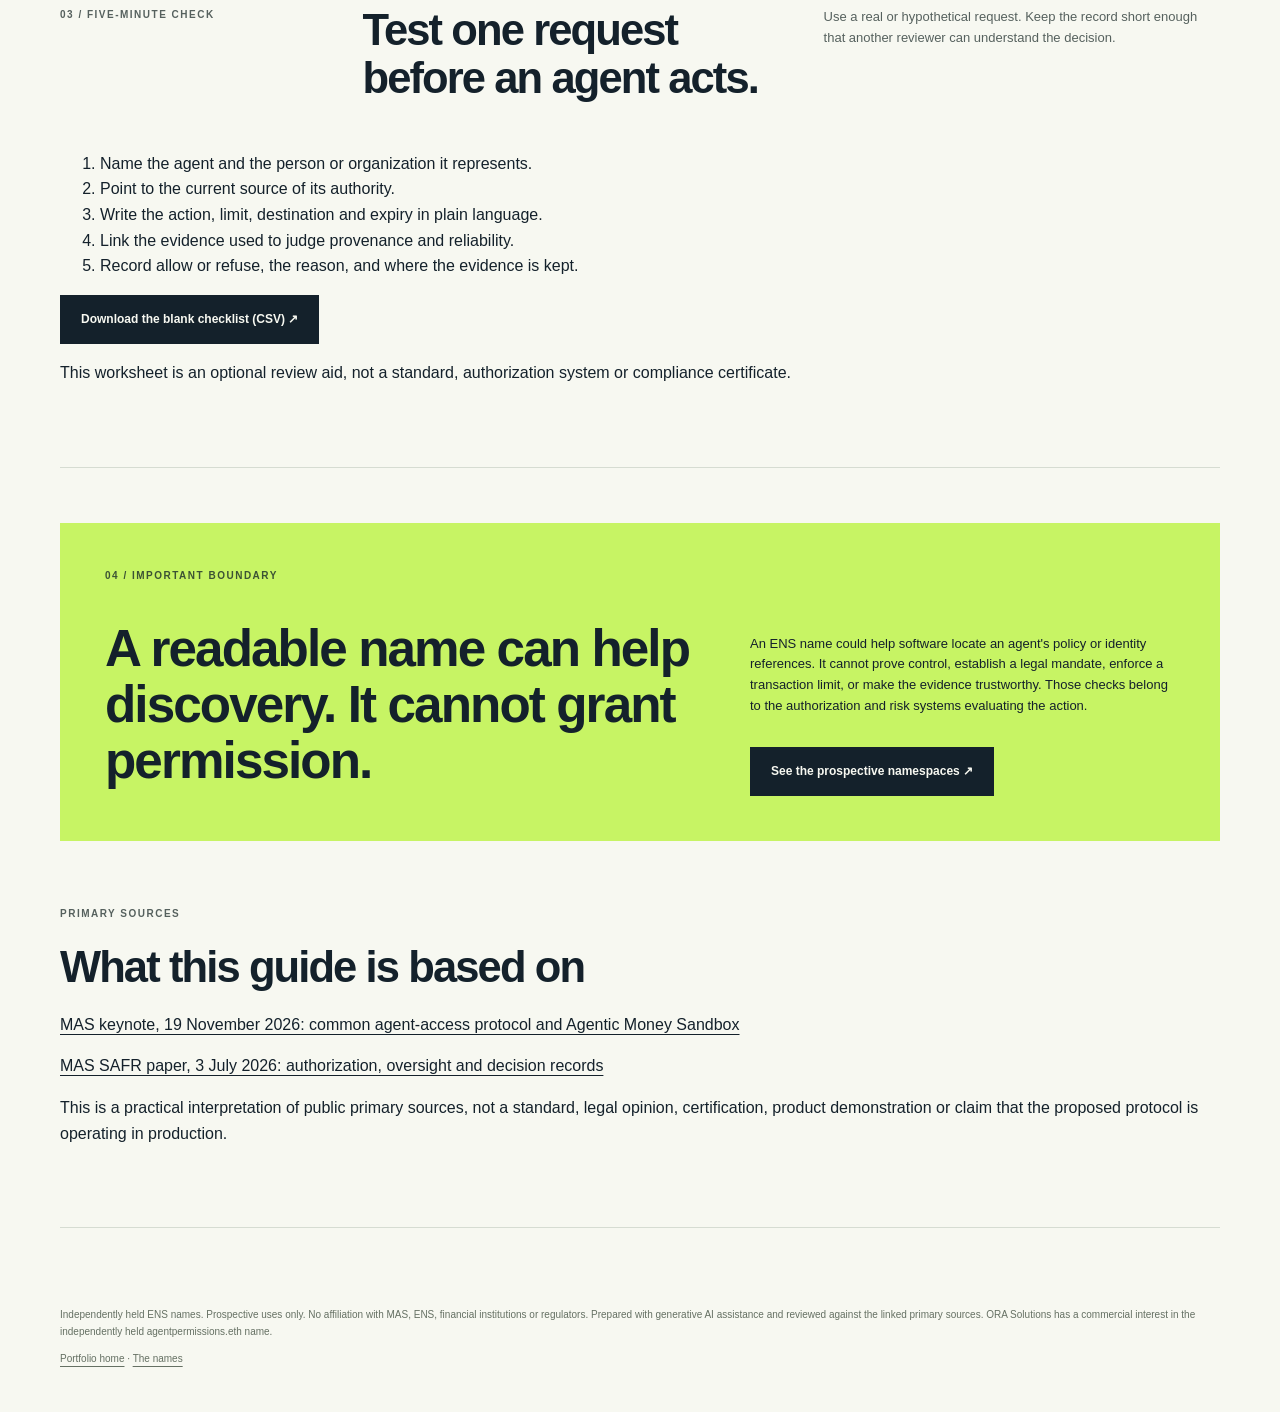
<file: learn/agent-authority/index.html>
<!doctype html>
<html lang="en">
<head>
  <meta charset="utf-8">
  <meta name="viewport" content="width=device-width,initial-scale=1">
  <title>Four Checks Before an AI Agent Can Move Money | Strategic ENS</title>
  <meta name="description" content="A two-minute guide to the identity, authority, mandate and assurance records financial institutions need before an AI agent acts.">
  <link rel="canonical" href="https://reactance0083.github.io/strategic-ens/learn/agent-authority/">
  <meta property="og:title" content="Four Checks Before an AI Agent Can Move Money">
  <meta property="og:description" content="A practical four-record guide based on current Monetary Authority of Singapore work on agentic finance.">
  <meta property="og:url" content="https://reactance0083.github.io/strategic-ens/learn/agent-authority/">
  <meta property="og:type" content="article">
  <meta property="og:image" content="https://reactance0083.github.io/strategic-ens/assets/portfolio-social.png">
  <meta name="twitter:card" content="summary_large_image">
  <script type="application/ld+json">
  {
    "@context": "https://schema.org",
    "@type": "Article",
    "headline": "Before an AI agent moves money, prove four things.",
    "description": "A two-minute guide to the identity, authority, mandate and assurance records financial institutions need before an AI agent acts.",
    "datePublished": "2026-11-23T10:18:33-06:00",
    "dateModified": "2026-11-24T15:08:16-06:00",
    "mainEntityOfPage": "https://reactance0083.github.io/strategic-ens/learn/agent-authority/",
    "isAccessibleForFree": true
  }
  </script>
  <link rel="icon" href="https://reactance0083.github.io/strategic-ens/assets/favicon.svg">
  <link rel="stylesheet" href="https://reactance0083.github.io/strategic-ens/commercial.css">
  <link rel="stylesheet" href="https://reactance0083.github.io/strategic-ens/cinematic.css">
</head>
<body id="ens-site" class="studio">
  <a class="skip" href="#main">Skip to content</a>
  <div class="shell">
    <header class="studio-header">
      <a class="brand" href="https://reactance0083.github.io/strategic-ens/">
        <span class="brand-glyph" aria-hidden="true">N<span>↗</span></span>
        <span>Strategic ENS<small>Independent namespace portfolio</small></span>
      </a>
      <nav aria-label="Guide navigation">
        <a href="https://reactance0083.github.io/strategic-ens/#names">The names</a>
        <a href="#four-checks">Four checks</a>
        <a class="nav-action" href="https://reactance0083.github.io/strategic-ens/">Portfolio home ↗</a>
      </nav>
    </header>
    <main id="main">
      <section class="section ownership-section">
        <p class="eyebrow">Two-minute guide / Published 23 November 2026 / Updated 24 November 2026</p>
        <h1>Before an AI agent moves money, prove four things.</h1>
        <p class="lead">A financial institution does not only need a name for the agent. It needs enough evidence to decide what that agent may do, for whom, under which limits, and with what level of trust.</p>
        <div class="portfolio-strip" aria-label="Guide scope">
          <span>Identity</span>
          <span>Authority</span>
          <span>Mandate</span>
          <span>Assurance</span>
        </div>
      </section>

      <section class="section ownership-section" id="four-checks" aria-labelledby="four-checks-title">
        <p class="eyebrow">01 / The decision path</p>
        <h2 id="four-checks-title">Four records. One controlled action.</h2>
        <p>On 19 November 2026, the Monetary Authority of Singapore said its next agentic-finance work would develop a common protocol carrying these four categories of information between customer agents and financial institutions.</p>
        <div class="journey" role="list" aria-label="Four checks before an agent acts">
          <div role="listitem">
            <span>01</span>
            <h3>Identity</h3>
            <p>Which agent is asking, and which person or organization does it represent?</p>
          </div>
          <div role="listitem">
            <span>02</span>
            <h3>Authority</h3>
            <p>Who granted permission, and is that permission still valid?</p>
          </div>
          <div role="listitem">
            <span>03</span>
            <h3>Mandate</h3>
            <p>What action, amount, counterparty, time window and conditions are allowed?</p>
          </div>
          <div role="listitem">
            <span>04</span>
            <h3>Assurance</h3>
            <p>What evidence supports the agent's provenance and reliability?</p>
          </div>
        </div>
      </section>

      <section class="section plan-section" aria-labelledby="record-title">
        <div class="section-intro">
          <p class="eyebrow">02 / Practical record</p>
          <h2 id="record-title">What should the decision record show?</h2>
          <p>The institution still makes a separate decision for the requested action. A useful record should make the result reviewable after the fact.</p>
        </div>
        <div class="plan-grid">
          <article class="plan-card">
            <p class="eyebrow">Request</p>
            <h3>Exactly what was asked?</h3>
            <p>Record the agent, principal, action, asset, amount, destination, time and relevant context.</p>
          </article>
          <article class="plan-card featured-plan">
            <p class="eyebrow">Decision</p>
            <h3>Why was it allowed or refused?</h3>
            <p>Record the policy version, mandate limits, current authority and the specific reason for the result.</p>
          </article>
          <article class="plan-card">
            <p class="eyebrow">Evidence</p>
            <h3>Can another reviewer verify it?</h3>
            <p>Keep an independent event record, expiry information and any human approval or escalation.</p>
          </article>
        </div>
      </section>

      <section class="section plan-section" aria-labelledby="quick-test-title">
        <div class="section-intro">
          <p class="eyebrow">03 / Five-minute check</p>
          <h2 id="quick-test-title">Test one request before an agent acts.</h2>
          <p>Use a real or hypothetical request. Keep the record short enough that another reviewer can understand the decision.</p>
        </div>
        <ol>
          <li>Name the agent and the person or organization it represents.</li>
          <li>Point to the current source of its authority.</li>
          <li>Write the action, limit, destination and expiry in plain language.</li>
          <li>Link the evidence used to judge provenance and reliability.</li>
          <li>Record allow or refuse, the reason, and where the evidence is kept.</li>
        </ol>
        <p><a class="button" href="https://reactance0083.github.io/strategic-ens/learn/agent-authority/agent-authority-decision-checklist.csv" download>Download the blank checklist (CSV) ↗</a></p>
        <p>This worksheet is an optional review aid, not a standard, authorization system or compliance certificate.</p>
      </section>

      <section class="studio-contact" aria-labelledby="boundary-title">
        <p class="eyebrow">04 / Important boundary</p>
        <h2 id="boundary-title">A readable name can help discovery. It cannot grant permission.</h2>
        <div>
          <p>An ENS name could help software locate an agent's policy or identity references. It cannot prove control, establish a legal mandate, enforce a transaction limit, or make the evidence trustworthy. Those checks belong to the authorization and risk systems evaluating the action.</p>
          <a class="button" href="https://reactance0083.github.io/strategic-ens/#names">See the prospective namespaces ↗</a>
        </div>
      </section>

      <section class="section" aria-labelledby="sources-title">
        <p class="eyebrow">Primary sources</p>
        <h2 id="sources-title">What this guide is based on</h2>
        <p><a href="https://www.mas.gov.sg/news/speeches/2026/keynote-address-by-md-at-the-singapore-fintech-festival-2026">MAS keynote, 19 November 2026: common agent-access protocol and Agentic Money Sandbox</a></p>
        <p><a href="https://www.mas.gov.sg/publications/monographs-or-information-paper/2026/safeguards-for-agentic-finance-at-runtime">MAS SAFR paper, 3 July 2026: authorization, oversight and decision records</a></p>
        <p>This is a practical interpretation of public primary sources, not a standard, legal opinion, certification, product demonstration or claim that the proposed protocol is operating in production.</p>
      </section>
    </main>
    <footer>
      <p>Independently held ENS names. Prospective uses only. No affiliation with MAS, ENS, financial institutions or regulators. Prepared with generative AI assistance and reviewed against the linked primary sources. ORA Solutions has a commercial interest in the independently held agentpermissions.eth name.</p>
      <p><a href="https://reactance0083.github.io/strategic-ens/">Portfolio home</a> · <a href="https://reactance0083.github.io/strategic-ens/#names">The names</a></p>
    </footer>
  </div>
</body>
</html>
</file>
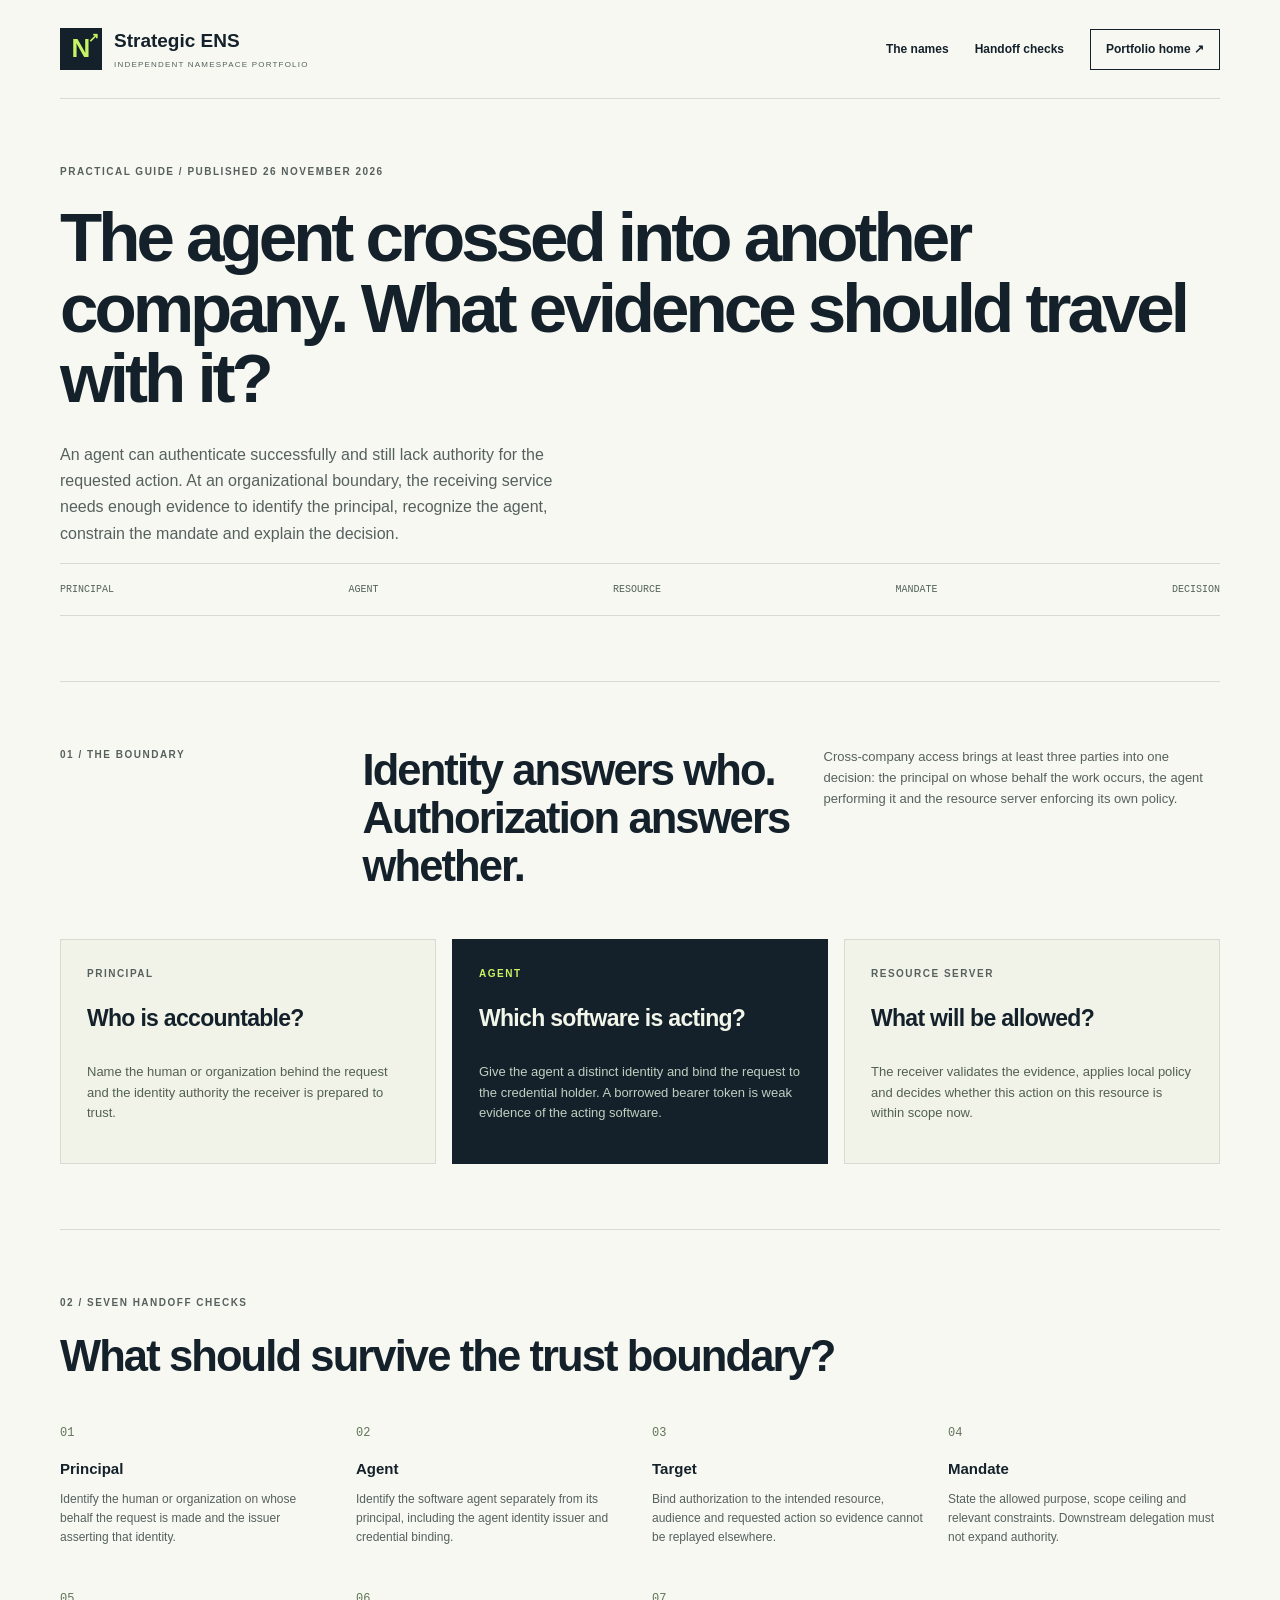
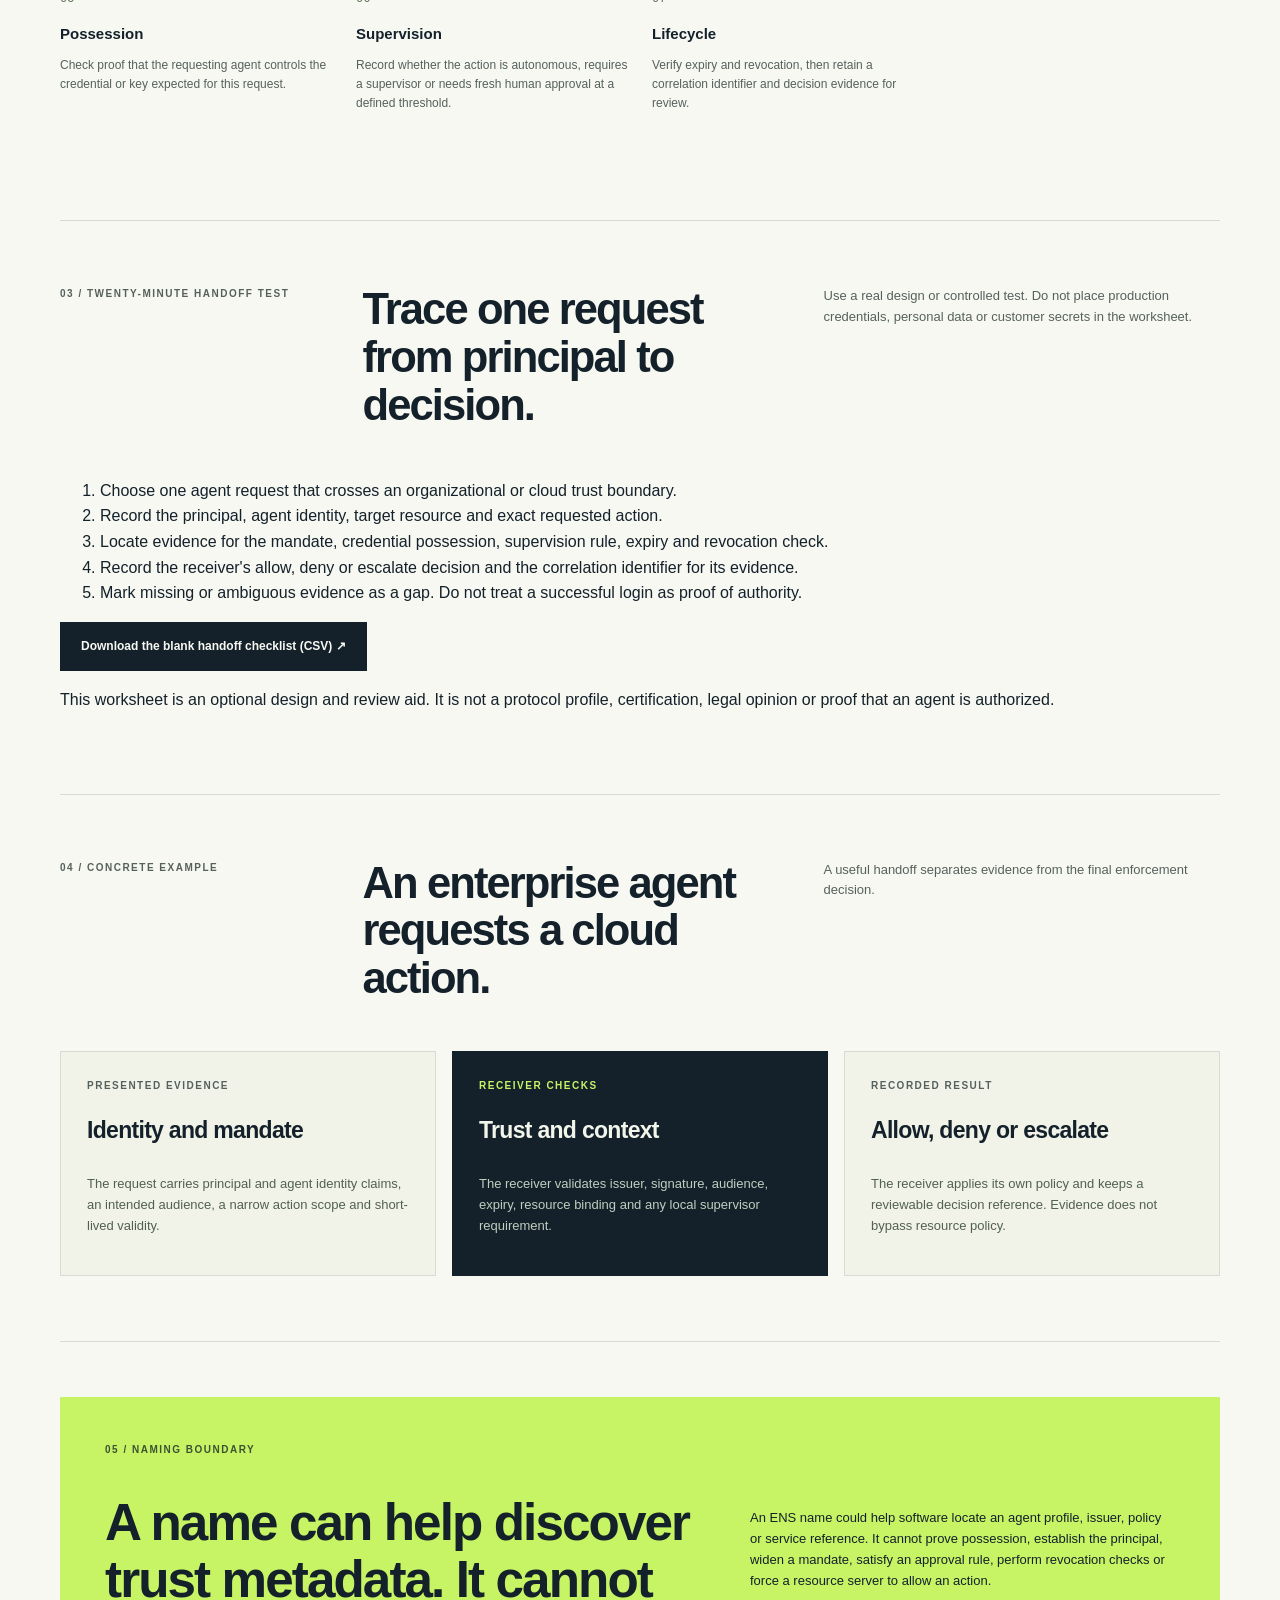
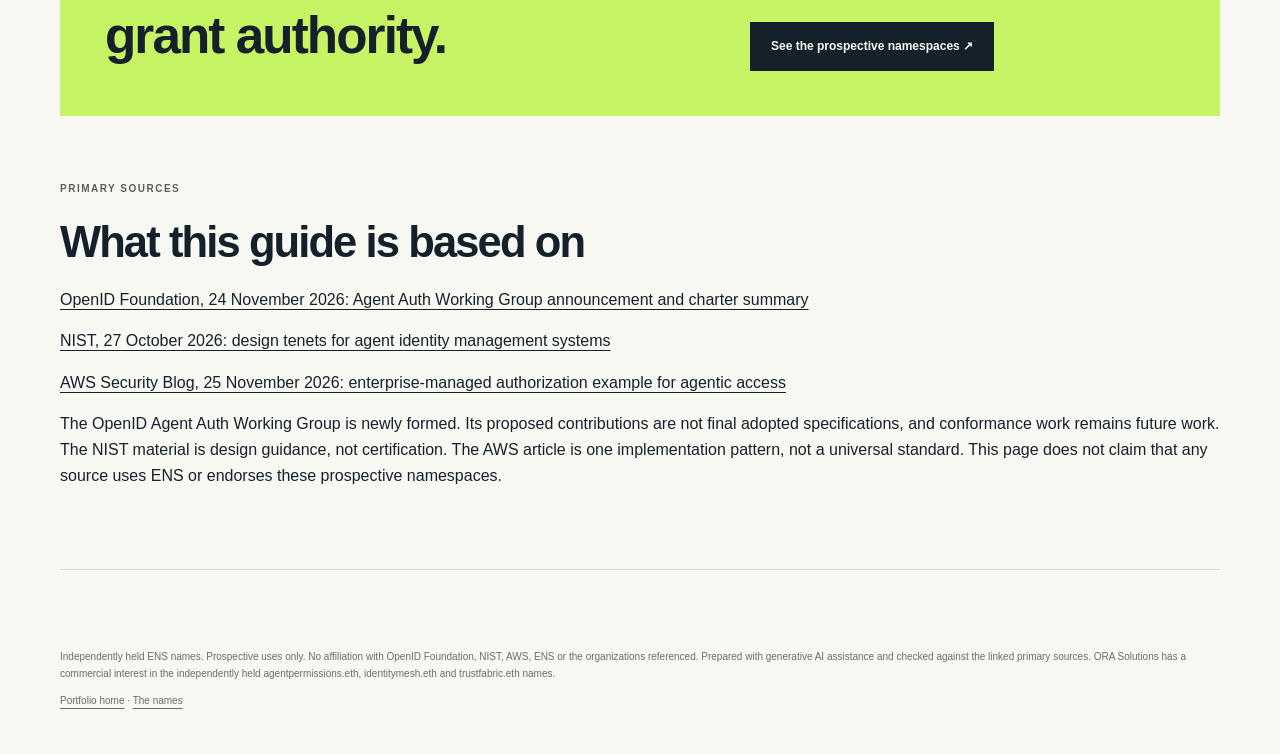
<file: learn/cross-domain-agent-authorization/index.html>
<!doctype html>
<html lang="en">
<head>
  <meta charset="utf-8">
  <meta name="viewport" content="width=device-width,initial-scale=1">
  <title>Cross-Organization Agent Authorization Checklist | Strategic ENS</title>
  <meta name="description" content="A practical checklist for deciding what identity, authority and decision evidence should travel when an AI agent crosses an organizational trust boundary.">
  <link rel="canonical" href="https://reactance0083.github.io/strategic-ens/learn/cross-domain-agent-authorization/">
  <meta property="og:title" content="The agent crossed into another company. What evidence should travel with it?">
  <meta property="og:description" content="Seven evidence checks for cross-organization AI-agent authorization, based on current OpenID, NIST and AWS primary sources.">
  <meta property="og:url" content="https://reactance0083.github.io/strategic-ens/learn/cross-domain-agent-authorization/">
  <meta property="og:type" content="article">
  <meta property="og:image" content="https://reactance0083.github.io/strategic-ens/assets/portfolio-social.png">
  <meta name="twitter:card" content="summary_large_image">
  <script type="application/ld+json">
  {
    "@context": "https://schema.org",
    "@type": "Article",
    "headline": "The agent crossed into another company. What evidence should travel with it?",
    "description": "A practical checklist for deciding what identity, authority and decision evidence should travel when an AI agent crosses an organizational trust boundary.",
    "datePublished": "2026-11-26T15:03:16-06:00",
    "dateModified": "2026-11-26T15:03:16-06:00",
    "mainEntityOfPage": "https://reactance0083.github.io/strategic-ens/learn/cross-domain-agent-authorization/",
    "isAccessibleForFree": true
  }
  </script>
  <link rel="icon" href="https://reactance0083.github.io/strategic-ens/assets/favicon.svg">
  <link rel="stylesheet" href="https://reactance0083.github.io/strategic-ens/commercial.css">
  <link rel="stylesheet" href="https://reactance0083.github.io/strategic-ens/cinematic.css">
</head>
<body id="ens-site" class="studio">
  <a class="skip" href="#main">Skip to content</a>
  <div class="shell">
    <header class="studio-header">
      <a class="brand" href="https://reactance0083.github.io/strategic-ens/">
        <span class="brand-glyph" aria-hidden="true">N<span>↗</span></span>
        <span>Strategic ENS<small>Independent namespace portfolio</small></span>
      </a>
      <nav aria-label="Guide navigation">
        <a href="https://reactance0083.github.io/strategic-ens/#names">The names</a>
        <a href="#handoff-checks">Handoff checks</a>
        <a class="nav-action" href="https://reactance0083.github.io/strategic-ens/">Portfolio home ↗</a>
      </nav>
    </header>
    <main id="main">
      <section class="section ownership-section">
        <p class="eyebrow">Practical guide / Published 26 November 2026</p>
        <h1>The agent crossed into another company. What evidence should travel with it?</h1>
        <p class="lead">An agent can authenticate successfully and still lack authority for the requested action. At an organizational boundary, the receiving service needs enough evidence to identify the principal, recognize the agent, constrain the mandate and explain the decision.</p>
        <div class="portfolio-strip" aria-label="Guide scope">
          <span>Principal</span>
          <span>Agent</span>
          <span>Resource</span>
          <span>Mandate</span>
          <span>Decision</span>
        </div>
      </section>

      <section class="section plan-section" aria-labelledby="boundary-title">
        <div class="section-intro">
          <p class="eyebrow">01 / The boundary</p>
          <h2 id="boundary-title">Identity answers who. Authorization answers whether.</h2>
          <p>Cross-company access brings at least three parties into one decision: the principal on whose behalf the work occurs, the agent performing it and the resource server enforcing its own policy.</p>
        </div>
        <div class="plan-grid">
          <article class="plan-card">
            <p class="eyebrow">Principal</p>
            <h3>Who is accountable?</h3>
            <p>Name the human or organization behind the request and the identity authority the receiver is prepared to trust.</p>
          </article>
          <article class="plan-card featured-plan">
            <p class="eyebrow">Agent</p>
            <h3>Which software is acting?</h3>
            <p>Give the agent a distinct identity and bind the request to the credential holder. A borrowed bearer token is weak evidence of the acting software.</p>
          </article>
          <article class="plan-card">
            <p class="eyebrow">Resource server</p>
            <h3>What will be allowed?</h3>
            <p>The receiver validates the evidence, applies local policy and decides whether this action on this resource is within scope now.</p>
          </article>
        </div>
      </section>

      <section class="section ownership-section" id="handoff-checks" aria-labelledby="checks-title">
        <p class="eyebrow">02 / Seven handoff checks</p>
        <h2 id="checks-title">What should survive the trust boundary?</h2>
        <div class="journey" role="list" aria-label="Seven cross-organization agent authorization checks">
          <div role="listitem">
            <span>01</span>
            <h3>Principal</h3>
            <p>Identify the human or organization on whose behalf the request is made and the issuer asserting that identity.</p>
          </div>
          <div role="listitem">
            <span>02</span>
            <h3>Agent</h3>
            <p>Identify the software agent separately from its principal, including the agent identity issuer and credential binding.</p>
          </div>
          <div role="listitem">
            <span>03</span>
            <h3>Target</h3>
            <p>Bind authorization to the intended resource, audience and requested action so evidence cannot be replayed elsewhere.</p>
          </div>
          <div role="listitem">
            <span>04</span>
            <h3>Mandate</h3>
            <p>State the allowed purpose, scope ceiling and relevant constraints. Downstream delegation must not expand authority.</p>
          </div>
          <div role="listitem">
            <span>05</span>
            <h3>Possession</h3>
            <p>Check proof that the requesting agent controls the credential or key expected for this request.</p>
          </div>
          <div role="listitem">
            <span>06</span>
            <h3>Supervision</h3>
            <p>Record whether the action is autonomous, requires a supervisor or needs fresh human approval at a defined threshold.</p>
          </div>
          <div role="listitem">
            <span>07</span>
            <h3>Lifecycle</h3>
            <p>Verify expiry and revocation, then retain a correlation identifier and decision evidence for review.</p>
          </div>
        </div>
      </section>

      <section class="section plan-section" aria-labelledby="test-title">
        <div class="section-intro">
          <p class="eyebrow">03 / Twenty-minute handoff test</p>
          <h2 id="test-title">Trace one request from principal to decision.</h2>
          <p>Use a real design or controlled test. Do not place production credentials, personal data or customer secrets in the worksheet.</p>
        </div>
        <ol>
          <li>Choose one agent request that crosses an organizational or cloud trust boundary.</li>
          <li>Record the principal, agent identity, target resource and exact requested action.</li>
          <li>Locate evidence for the mandate, credential possession, supervision rule, expiry and revocation check.</li>
          <li>Record the receiver's allow, deny or escalate decision and the correlation identifier for its evidence.</li>
          <li>Mark missing or ambiguous evidence as a gap. Do not treat a successful login as proof of authority.</li>
        </ol>
        <p><a class="button" href="https://reactance0083.github.io/strategic-ens/learn/cross-domain-agent-authorization/cross-domain-agent-handoff-checklist.csv" download>Download the blank handoff checklist (CSV) ↗</a></p>
        <p>This worksheet is an optional design and review aid. It is not a protocol profile, certification, legal opinion or proof that an agent is authorized.</p>
      </section>

      <section class="section plan-section" aria-labelledby="example-title">
        <div class="section-intro">
          <p class="eyebrow">04 / Concrete example</p>
          <h2 id="example-title">An enterprise agent requests a cloud action.</h2>
          <p>A useful handoff separates evidence from the final enforcement decision.</p>
        </div>
        <div class="plan-grid">
          <article class="plan-card">
            <p class="eyebrow">Presented evidence</p>
            <h3>Identity and mandate</h3>
            <p>The request carries principal and agent identity claims, an intended audience, a narrow action scope and short-lived validity.</p>
          </article>
          <article class="plan-card featured-plan">
            <p class="eyebrow">Receiver checks</p>
            <h3>Trust and context</h3>
            <p>The receiver validates issuer, signature, audience, expiry, resource binding and any local supervisor requirement.</p>
          </article>
          <article class="plan-card">
            <p class="eyebrow">Recorded result</p>
            <h3>Allow, deny or escalate</h3>
            <p>The receiver applies its own policy and keeps a reviewable decision reference. Evidence does not bypass resource policy.</p>
          </article>
        </div>
      </section>

      <section class="studio-contact" aria-labelledby="naming-title">
        <p class="eyebrow">05 / Naming boundary</p>
        <h2 id="naming-title">A name can help discover trust metadata. It cannot grant authority.</h2>
        <div>
          <p>An ENS name could help software locate an agent profile, issuer, policy or service reference. It cannot prove possession, establish the principal, widen a mandate, satisfy an approval rule, perform revocation checks or force a resource server to allow an action.</p>
          <a class="button" href="https://reactance0083.github.io/strategic-ens/#names">See the prospective namespaces ↗</a>
        </div>
      </section>

      <section class="section" aria-labelledby="sources-title">
        <p class="eyebrow">Primary sources</p>
        <h2 id="sources-title">What this guide is based on</h2>
        <p><a href="https://openid.net/announcing-the-agent-auth-aauth-working-group/">OpenID Foundation, 24 November 2026: Agent Auth Working Group announcement and charter summary</a></p>
        <p><a href="https://www.nist.gov/blogs/cybersecurity-insights/design-tenets-agent-identity-management-systems">NIST, 27 October 2026: design tenets for agent identity management systems</a></p>
        <p><a href="https://aws.amazon.com/blogs/security/secure-agentic-access-to-aws-with-enterprise-managed-authorization/">AWS Security Blog, 25 November 2026: enterprise-managed authorization example for agentic access</a></p>
        <p>The OpenID Agent Auth Working Group is newly formed. Its proposed contributions are not final adopted specifications, and conformance work remains future work. The NIST material is design guidance, not certification. The AWS article is one implementation pattern, not a universal standard. This page does not claim that any source uses ENS or endorses these prospective namespaces.</p>
      </section>
    </main>
    <footer>
      <p>Independently held ENS names. Prospective uses only. No affiliation with OpenID Foundation, NIST, AWS, ENS or the organizations referenced. Prepared with generative AI assistance and checked against the linked primary sources. ORA Solutions has a commercial interest in the independently held agentpermissions.eth, identitymesh.eth and trustfabric.eth names.</p>
      <p><a href="https://reactance0083.github.io/strategic-ens/">Portfolio home</a> · <a href="https://reactance0083.github.io/strategic-ens/#names">The names</a></p>
    </footer>
  </div>
</body>
</html>
</file>
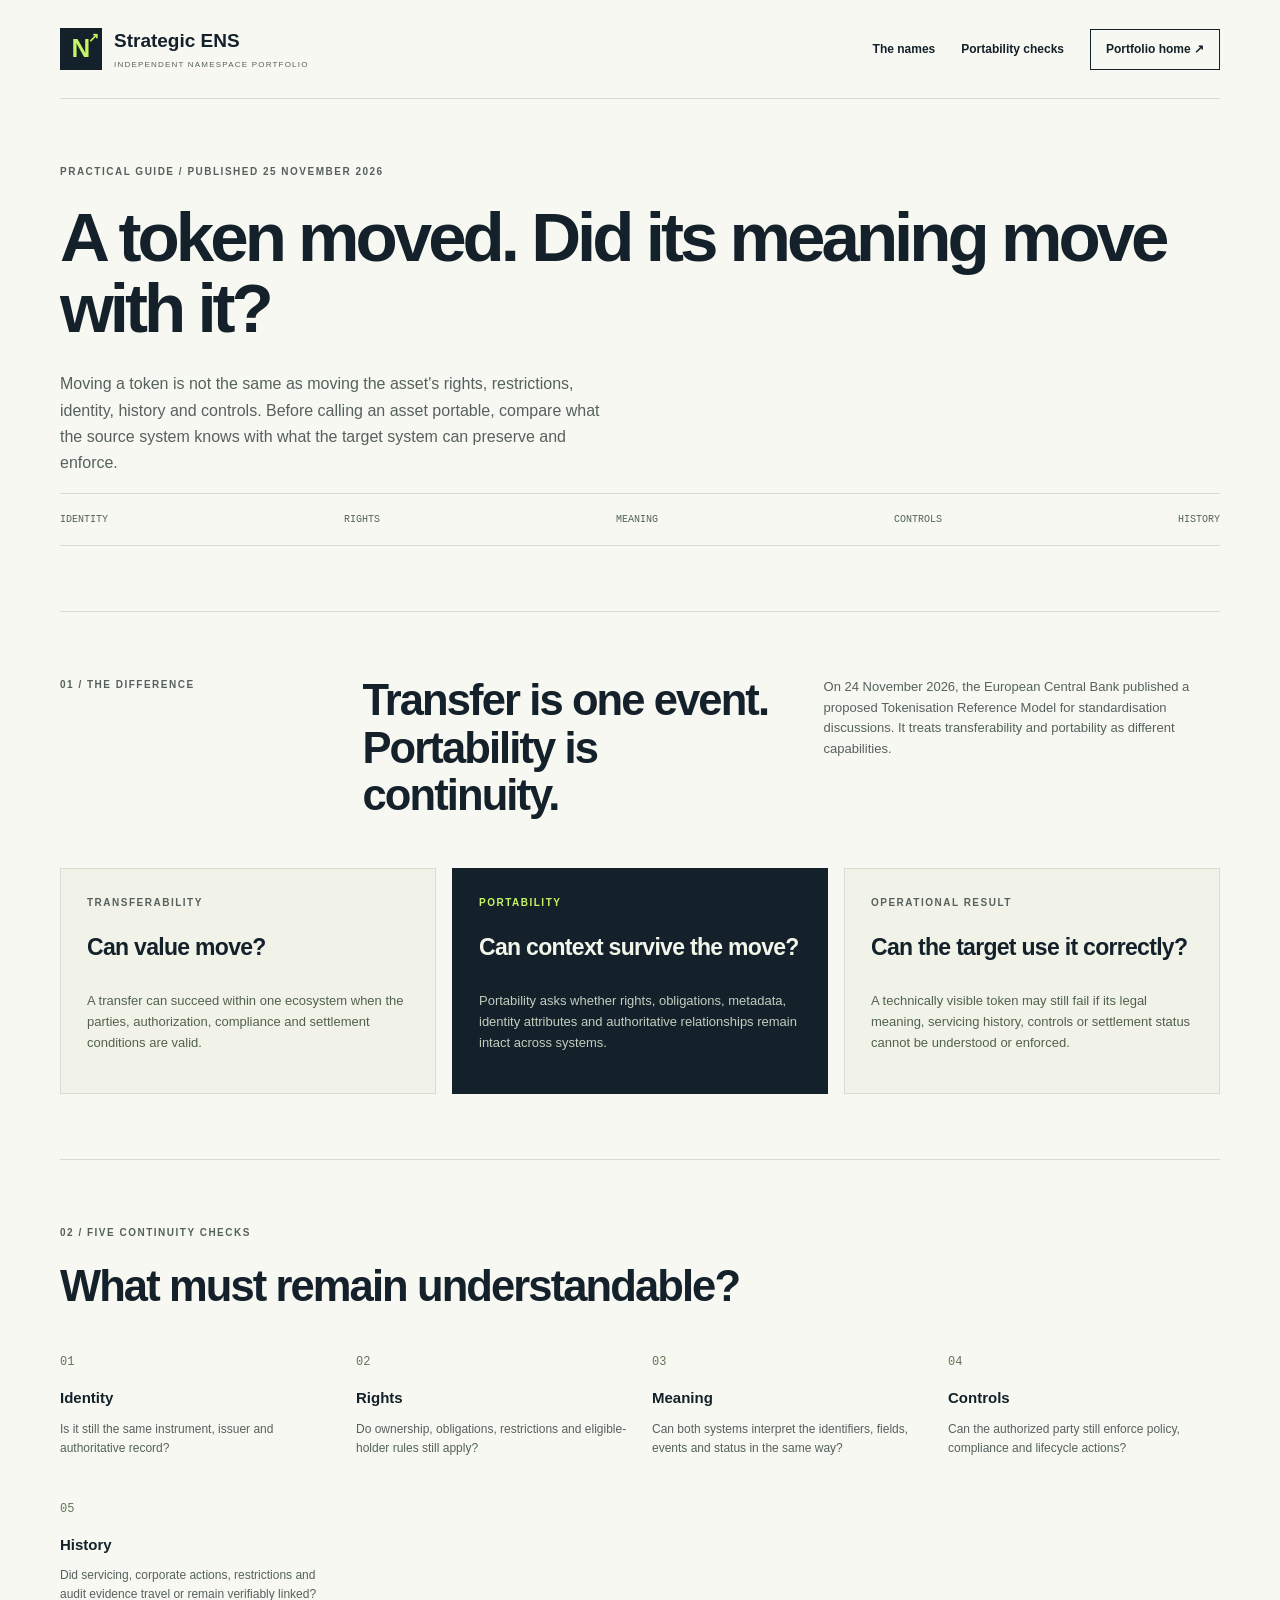
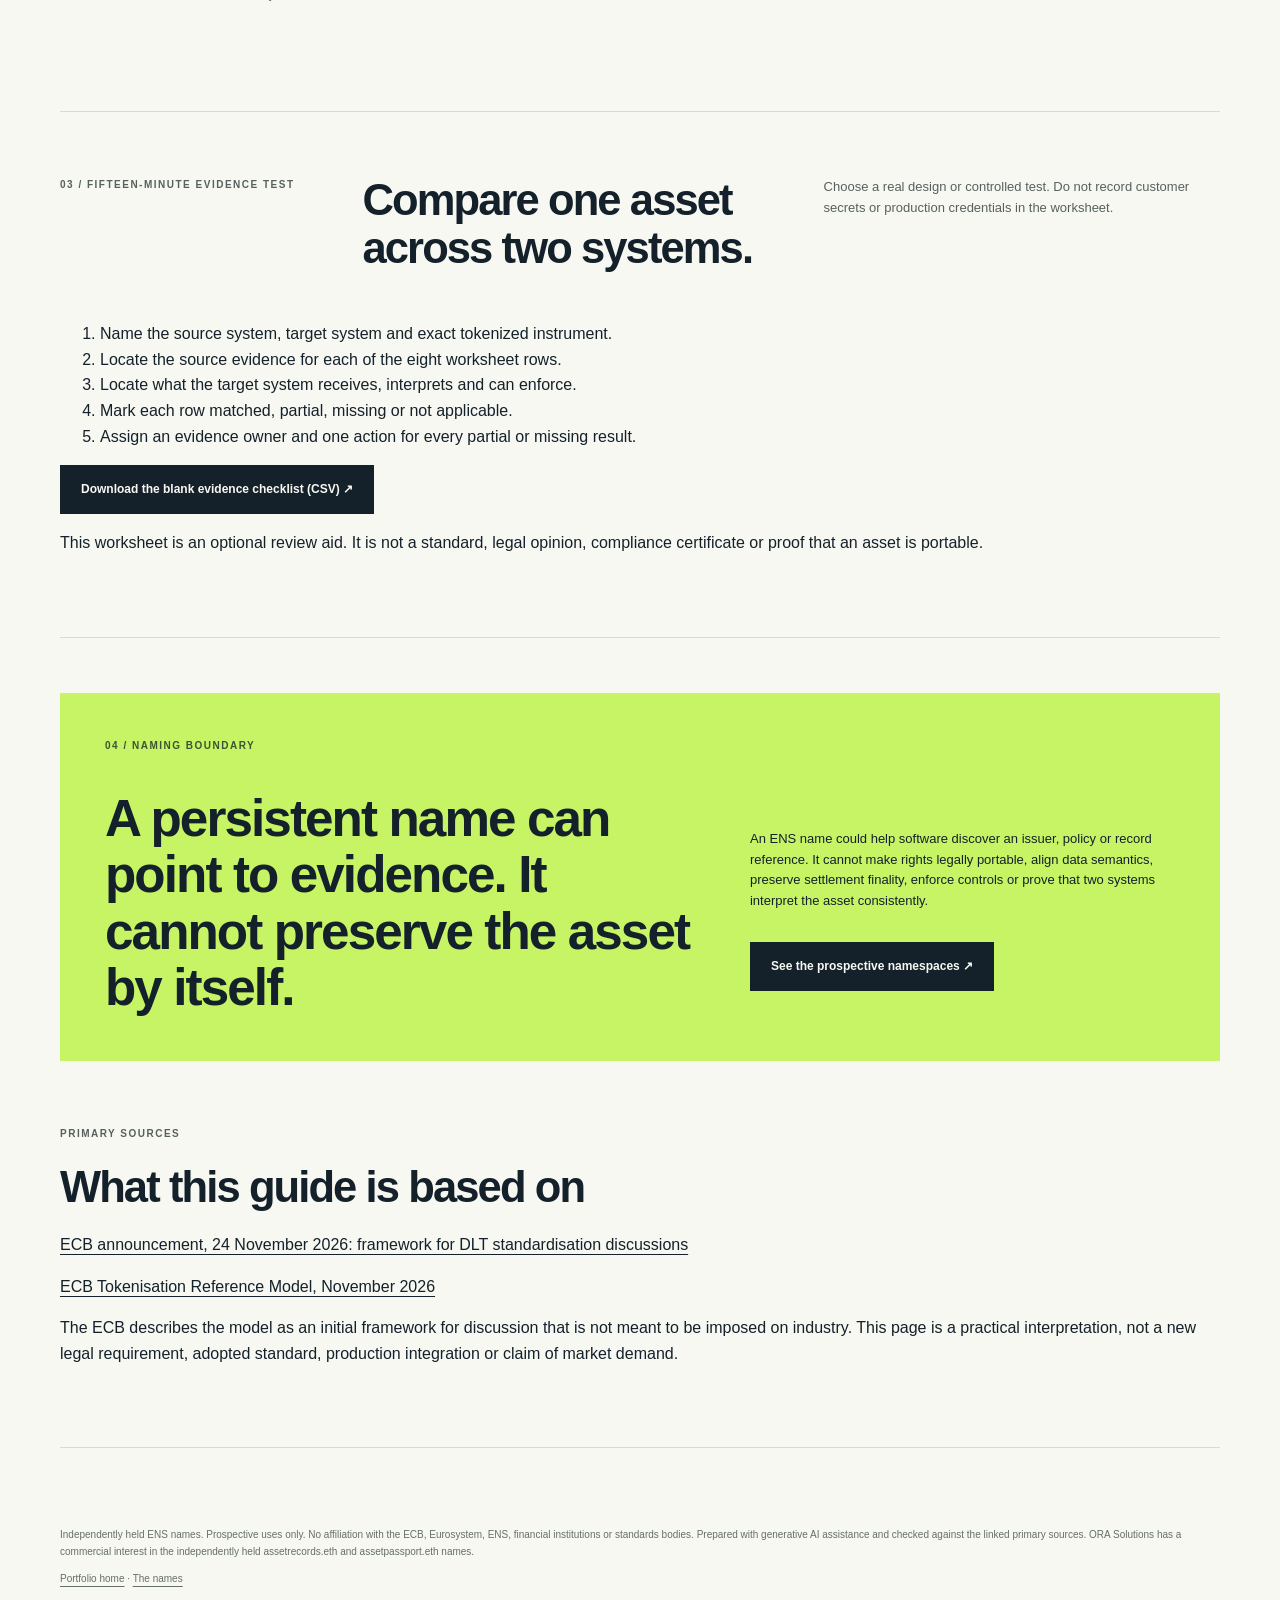
<file: learn/token-portability/index.html>
<!doctype html>
<html lang="en">
<head>
  <meta charset="utf-8">
  <meta name="viewport" content="width=device-width,initial-scale=1">
  <title>Token Portability Checklist | Strategic ENS</title>
  <meta name="description" content="A practical guide for checking whether a tokenized asset carries its rights, meaning, controls and history when it moves between systems.">
  <link rel="canonical" href="https://reactance0083.github.io/strategic-ens/learn/token-portability/">
  <meta property="og:title" content="A token moved. Did its meaning move with it?">
  <meta property="og:description" content="Eight evidence checks for tokenized-asset portability, based on the ECB Tokenisation Reference Model.">
  <meta property="og:url" content="https://reactance0083.github.io/strategic-ens/learn/token-portability/">
  <meta property="og:type" content="article">
  <meta property="og:image" content="https://reactance0083.github.io/strategic-ens/assets/portfolio-social.png">
  <meta name="twitter:card" content="summary_large_image">
  <script type="application/ld+json">
  {
    "@context": "https://schema.org",
    "@type": "Article",
    "headline": "A token moved. Did its meaning move with it?",
    "description": "A practical guide for checking whether a tokenized asset carries its rights, meaning, controls and history when it moves between systems.",
    "datePublished": "2026-11-25T15:03:16-06:00",
    "dateModified": "2026-11-25T15:03:16-06:00",
    "mainEntityOfPage": "https://reactance0083.github.io/strategic-ens/learn/token-portability/",
    "isAccessibleForFree": true
  }
  </script>
  <link rel="icon" href="https://reactance0083.github.io/strategic-ens/assets/favicon.svg">
  <link rel="stylesheet" href="https://reactance0083.github.io/strategic-ens/commercial.css">
  <link rel="stylesheet" href="https://reactance0083.github.io/strategic-ens/cinematic.css">
</head>
<body id="ens-site" class="studio">
  <a class="skip" href="#main">Skip to content</a>
  <div class="shell">
    <header class="studio-header">
      <a class="brand" href="https://reactance0083.github.io/strategic-ens/">
        <span class="brand-glyph" aria-hidden="true">N<span>↗</span></span>
        <span>Strategic ENS<small>Independent namespace portfolio</small></span>
      </a>
      <nav aria-label="Guide navigation">
        <a href="https://reactance0083.github.io/strategic-ens/#names">The names</a>
        <a href="#portability-checks">Portability checks</a>
        <a class="nav-action" href="https://reactance0083.github.io/strategic-ens/">Portfolio home ↗</a>
      </nav>
    </header>
    <main id="main">
      <section class="section ownership-section">
        <p class="eyebrow">Practical guide / Published 25 November 2026</p>
        <h1>A token moved. Did its meaning move with it?</h1>
        <p class="lead">Moving a token is not the same as moving the asset's rights, restrictions, identity, history and controls. Before calling an asset portable, compare what the source system knows with what the target system can preserve and enforce.</p>
        <div class="portfolio-strip" aria-label="Guide scope">
          <span>Identity</span>
          <span>Rights</span>
          <span>Meaning</span>
          <span>Controls</span>
          <span>History</span>
        </div>
      </section>

      <section class="section plan-section" aria-labelledby="difference-title">
        <div class="section-intro">
          <p class="eyebrow">01 / The difference</p>
          <h2 id="difference-title">Transfer is one event. Portability is continuity.</h2>
          <p>On 24 November 2026, the European Central Bank published a proposed Tokenisation Reference Model for standardisation discussions. It treats transferability and portability as different capabilities.</p>
        </div>
        <div class="plan-grid">
          <article class="plan-card">
            <p class="eyebrow">Transferability</p>
            <h3>Can value move?</h3>
            <p>A transfer can succeed within one ecosystem when the parties, authorization, compliance and settlement conditions are valid.</p>
          </article>
          <article class="plan-card featured-plan">
            <p class="eyebrow">Portability</p>
            <h3>Can context survive the move?</h3>
            <p>Portability asks whether rights, obligations, metadata, identity attributes and authoritative relationships remain intact across systems.</p>
          </article>
          <article class="plan-card">
            <p class="eyebrow">Operational result</p>
            <h3>Can the target use it correctly?</h3>
            <p>A technically visible token may still fail if its legal meaning, servicing history, controls or settlement status cannot be understood or enforced.</p>
          </article>
        </div>
      </section>

      <section class="section ownership-section" id="portability-checks" aria-labelledby="portability-title">
        <p class="eyebrow">02 / Five continuity checks</p>
        <h2 id="portability-title">What must remain understandable?</h2>
        <div class="journey" role="list" aria-label="Five token portability checks">
          <div role="listitem">
            <span>01</span>
            <h3>Identity</h3>
            <p>Is it still the same instrument, issuer and authoritative record?</p>
          </div>
          <div role="listitem">
            <span>02</span>
            <h3>Rights</h3>
            <p>Do ownership, obligations, restrictions and eligible-holder rules still apply?</p>
          </div>
          <div role="listitem">
            <span>03</span>
            <h3>Meaning</h3>
            <p>Can both systems interpret the identifiers, fields, events and status in the same way?</p>
          </div>
          <div role="listitem">
            <span>04</span>
            <h3>Controls</h3>
            <p>Can the authorized party still enforce policy, compliance and lifecycle actions?</p>
          </div>
          <div role="listitem">
            <span>05</span>
            <h3>History</h3>
            <p>Did servicing, corporate actions, restrictions and audit evidence travel or remain verifiably linked?</p>
          </div>
        </div>
      </section>

      <section class="section plan-section" aria-labelledby="test-title">
        <div class="section-intro">
          <p class="eyebrow">03 / Fifteen-minute evidence test</p>
          <h2 id="test-title">Compare one asset across two systems.</h2>
          <p>Choose a real design or controlled test. Do not record customer secrets or production credentials in the worksheet.</p>
        </div>
        <ol>
          <li>Name the source system, target system and exact tokenized instrument.</li>
          <li>Locate the source evidence for each of the eight worksheet rows.</li>
          <li>Locate what the target system receives, interprets and can enforce.</li>
          <li>Mark each row matched, partial, missing or not applicable.</li>
          <li>Assign an evidence owner and one action for every partial or missing result.</li>
        </ol>
        <p><a class="button" href="https://reactance0083.github.io/strategic-ens/learn/token-portability/token-portability-evidence-checklist.csv" download>Download the blank evidence checklist (CSV) ↗</a></p>
        <p>This worksheet is an optional review aid. It is not a standard, legal opinion, compliance certificate or proof that an asset is portable.</p>
      </section>

      <section class="studio-contact" aria-labelledby="boundary-title">
        <p class="eyebrow">04 / Naming boundary</p>
        <h2 id="boundary-title">A persistent name can point to evidence. It cannot preserve the asset by itself.</h2>
        <div>
          <p>An ENS name could help software discover an issuer, policy or record reference. It cannot make rights legally portable, align data semantics, preserve settlement finality, enforce controls or prove that two systems interpret the asset consistently.</p>
          <a class="button" href="https://reactance0083.github.io/strategic-ens/#names">See the prospective namespaces ↗</a>
        </div>
      </section>

      <section class="section" aria-labelledby="sources-title">
        <p class="eyebrow">Primary sources</p>
        <h2 id="sources-title">What this guide is based on</h2>
        <p><a href="https://www.ecb.europa.eu/press/intro/news/html/ecb.mipnews261124.en.html">ECB announcement, 24 November 2026: framework for DLT standardisation discussions</a></p>
        <p><a href="https://www.ecb.europa.eu/pub/pdf/other/ecb.introproposalTRM2026.en.pdf">ECB Tokenisation Reference Model, November 2026</a></p>
        <p>The ECB describes the model as an initial framework for discussion that is not meant to be imposed on industry. This page is a practical interpretation, not a new legal requirement, adopted standard, production integration or claim of market demand.</p>
      </section>
    </main>
    <footer>
      <p>Independently held ENS names. Prospective uses only. No affiliation with the ECB, Eurosystem, ENS, financial institutions or standards bodies. Prepared with generative AI assistance and checked against the linked primary sources. ORA Solutions has a commercial interest in the independently held assetrecords.eth and assetpassport.eth names.</p>
      <p><a href="https://reactance0083.github.io/strategic-ens/">Portfolio home</a> · <a href="https://reactance0083.github.io/strategic-ens/#names">The names</a></p>
    </footer>
  </div>
</body>
</html>
</file>
